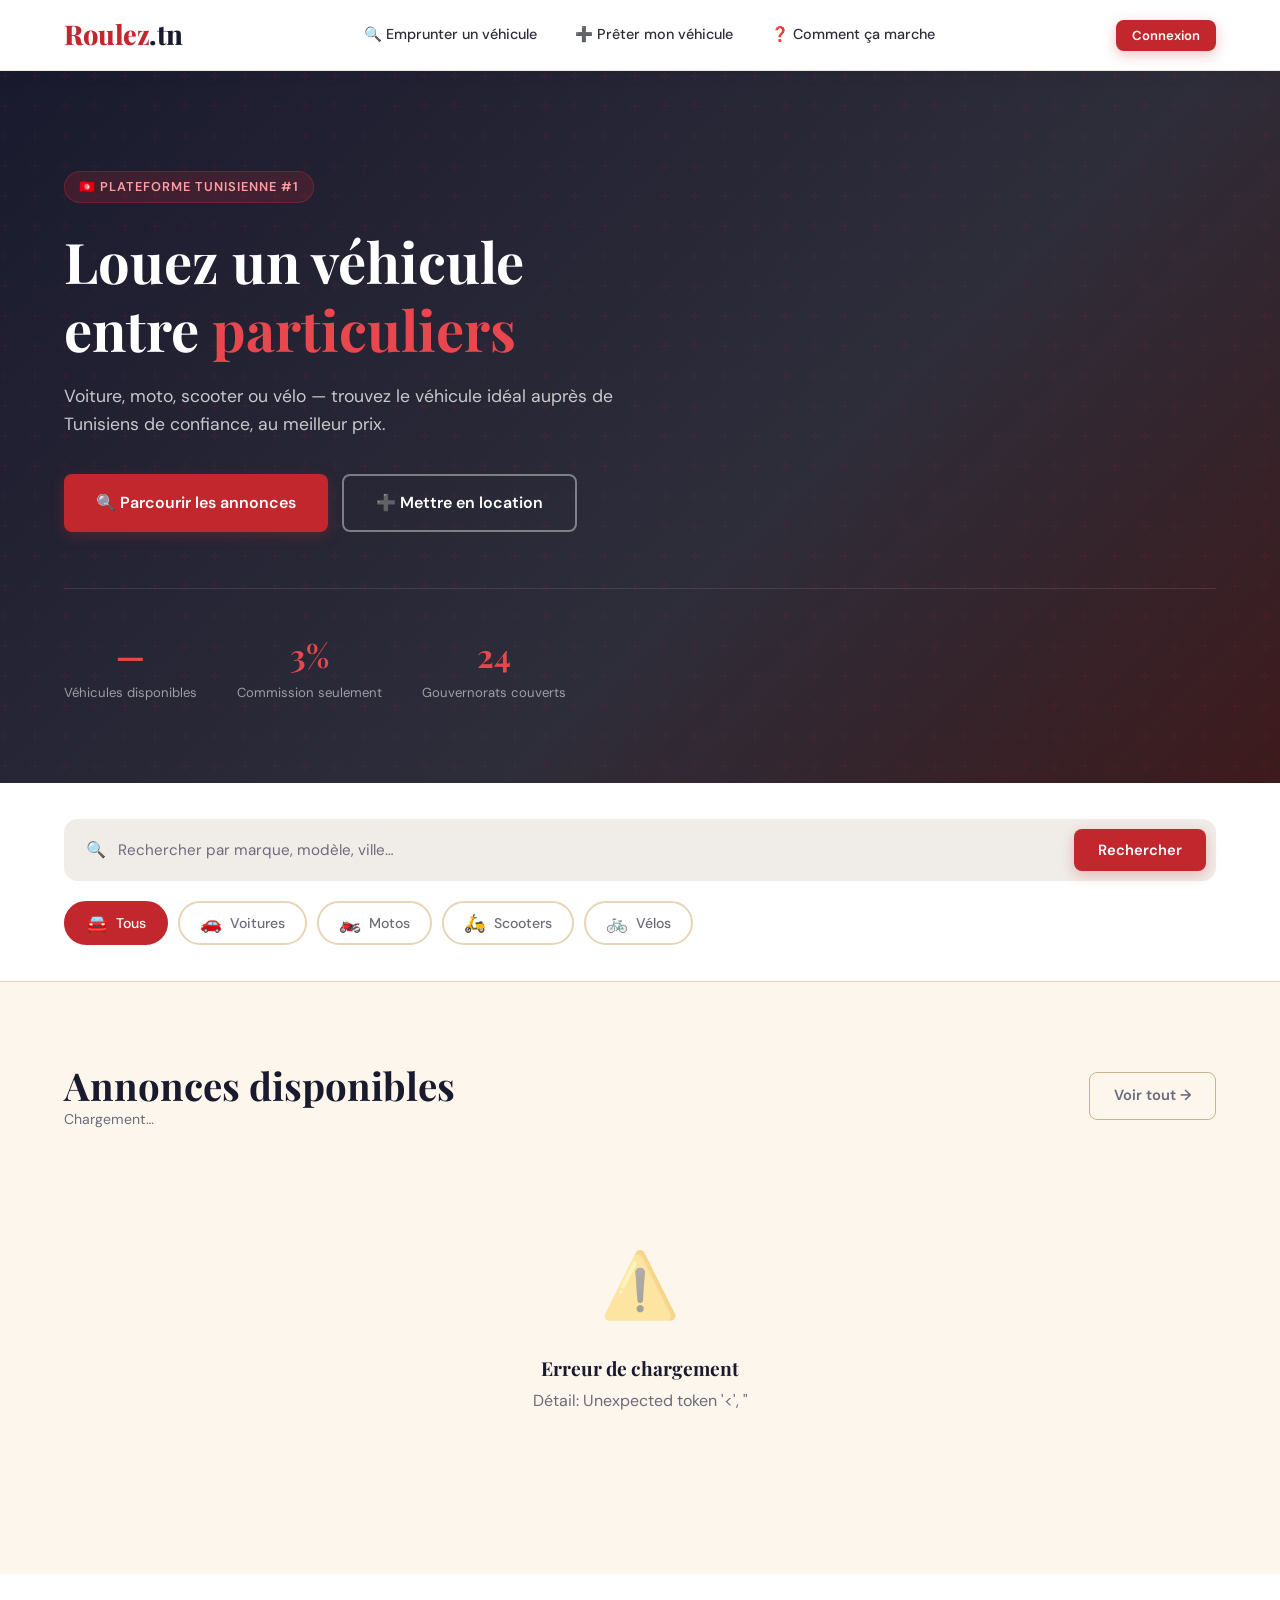
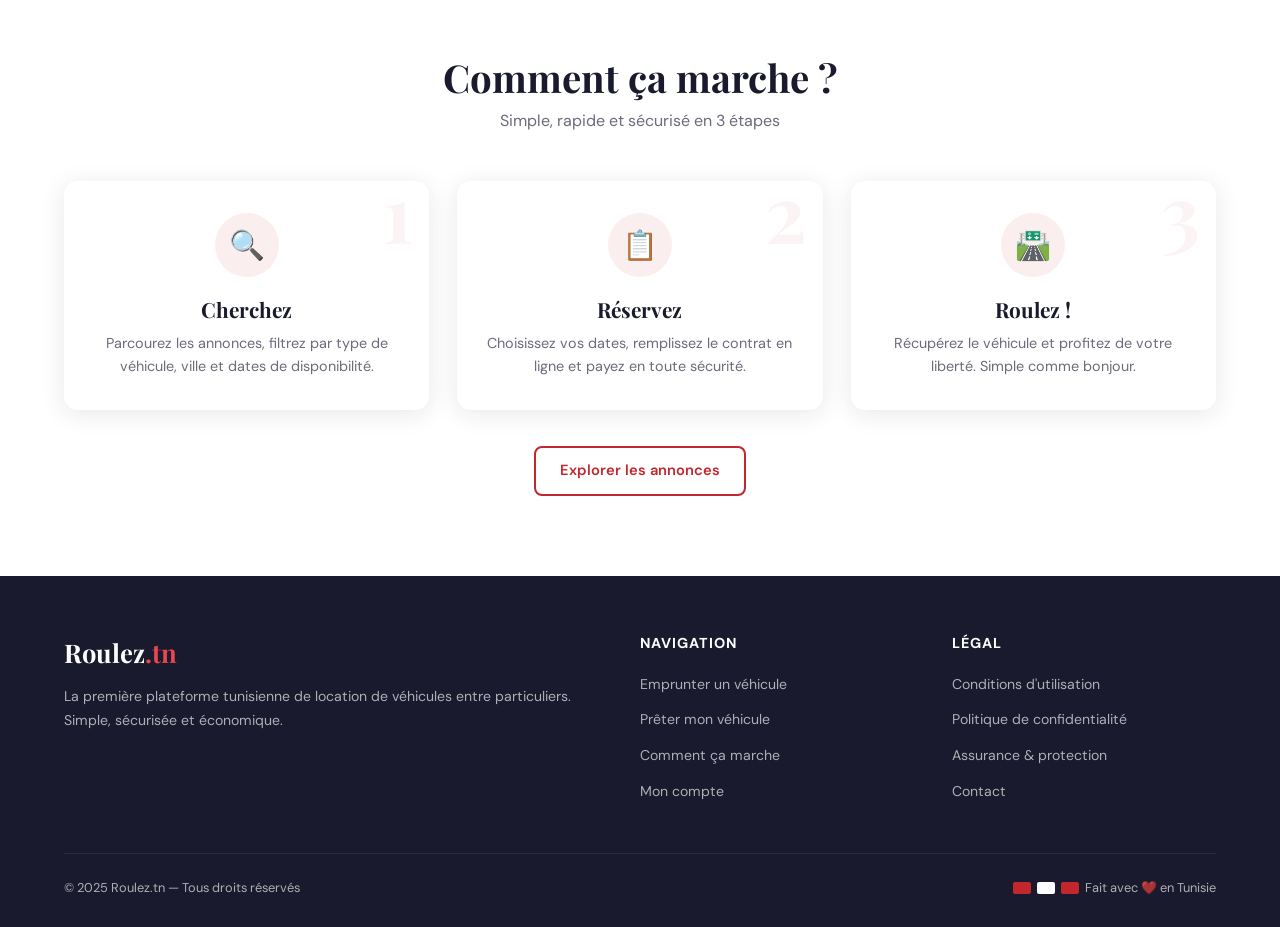
<file: index.html>
<!DOCTYPE html>
<html lang="fr">
<head>
  <meta charset="UTF-8">
  <meta name="viewport" content="width=device-width, initial-scale=1.0">
  <title>Roulez.tn — Location de Véhicules en Tunisie</title>
  <meta name="description" content="Louez voiture, moto, scooter ou vélo entre particuliers en Tunisie. Simple, sécurisé, économique.">
  <link rel="stylesheet" href="style.css">
</head>
<body>

<!-- ═══════════════════════ NAV ═══════════════════════ -->
<nav>
  <div class="nav-inner">
    <a href="index.html" class="nav-logo">Roulez<span>.tn</span></a>

    <div class="nav-links">
      <a href="browser.html">🔍 Emprunter un véhicule</a>
      <a href="lend.html">➕ Prêter mon véhicule</a>
      <a href="detail.html">❓ Comment ça marche</a>
    </div>

    <div class="nav-right">
      <span id="nav-user-name" style="display:none"></span>
      <button id="nav-login-btn" class="btn btn-primary btn-sm" onclick="openModal('auth-modal')">Connexion</button>
      <button id="nav-logout-btn" class="btn btn-ghost btn-sm" style="display:none" onclick="logout()">Déconnexion</button>
      <button class="nav-mobile-toggle">☰</button>
    </div>
  </div>
</nav>

<!-- ═══════════════════════ HERO ═══════════════════════ -->
<section class="hero">
  <div class="container">
    <div class="hero-content">
      <div class="hero-badge">🇹🇳 Plateforme Tunisienne #1</div>
      <h1>Louez un véhicule<br>entre <em>particuliers</em></h1>
      <p>Voiture, moto, scooter ou vélo — trouvez le véhicule idéal auprès de Tunisiens de confiance, au meilleur prix.</p>
      <div class="hero-actions">
        <a href="browser.html" class="btn btn-primary btn-lg">🔍 Parcourir les annonces</a>
        <a href="lend.html" class="btn btn-outline btn-lg" style="color:#fff;border-color:rgba(255,255,255,0.4)">➕ Mettre en location</a>
      </div>
      <div class="hero-stats">
        <div class="stat-item"><div class="stat-num" id="stat-machines">—</div><div class="stat-label">Véhicules disponibles</div></div>
        <div class="stat-item"><div class="stat-num">3%</div><div class="stat-label">Commission seulement</div></div>
        <div class="stat-item"><div class="stat-num">24</div><div class="stat-label">Gouvernorats couverts</div></div>
      </div>
    </div>
  </div>
</section>

<!-- ═══════════════════════ SEARCH ═══════════════════════ -->
<section class="search-section">
  <div class="container">
    <div class="search-box">
      <span class="search-icon">🔍</span>
      <input type="text" id="home-search" placeholder="Rechercher par marque, modèle, ville…" autocomplete="off">
      <button class="btn btn-primary" onclick="doSearch()">Rechercher</button>
    </div>
    <div class="cat-tabs" id="cat-tabs">
      <button class="cat-tab active" data-type="all" onclick="filterCat(this,'all')"><span class="cat-icon">🚘</span> Tous</button>
      <button class="cat-tab" data-type="car"        onclick="filterCat(this,'car')"><span class="cat-icon">🚗</span> Voitures</button>
      <button class="cat-tab" data-type="motorcycle" onclick="filterCat(this,'motorcycle')"><span class="cat-icon">🏍️</span> Motos</button>
      <button class="cat-tab" data-type="scooter"    onclick="filterCat(this,'scooter')"><span class="cat-icon">🛵</span> Scooters</button>
      <button class="cat-tab" data-type="bike"       onclick="filterCat(this,'bike')"><span class="cat-icon">🚲</span> Vélos</button>
    </div>
  </div>
</section>

<!-- ═══════════════════════ LISTINGS ═══════════════════════ -->
<section class="section-pad">
  <div class="container">
    <div class="results-bar">
      <div>
        <h2>Annonces disponibles</h2>
        <p class="results-count" id="results-count">Chargement…</p>
      </div>
      <a href="browser.html" class="btn btn-ghost">Voir tout →</a>
    </div>

    <div id="machines-grid" class="grid-3">
      <div class="loading-overlay" style="grid-column:1/-1">
        <div class="spinner"></div> Chargement des annonces…
      </div>
    </div>
  </div>
</section>

<!-- ═══════════════════════ HOW IT WORKS ═══════════════════════ -->
<section class="section-pad" style="background:var(--white)">
  <div class="container text-center">
    <h2 style="margin-bottom:8px">Comment ça marche ?</h2>
    <p style="color:var(--gray);margin-bottom:48px">Simple, rapide et sécurisé en 3 étapes</p>
    <div class="grid-3">
      <div class="step-card" data-step="1">
        <div class="step-icon">🔍</div>
        <h3>Cherchez</h3>
        <p>Parcourez les annonces, filtrez par type de véhicule, ville et dates de disponibilité.</p>
      </div>
      <div class="step-card" data-step="2">
        <div class="step-icon">📋</div>
        <h3>Réservez</h3>
        <p>Choisissez vos dates, remplissez le contrat en ligne et payez en toute sécurité.</p>
      </div>
      <div class="step-card" data-step="3">
        <div class="step-icon">🛣️</div>
        <h3>Roulez !</h3>
        <p>Récupérez le véhicule et profitez de votre liberté. Simple comme bonjour.</p>
      </div>
    </div>
    <div style="margin-top:36px">
      <a href="browser.html" class="btn btn-outline">Explorer les annonces</a>
    </div>
  </div>
</section>

<!-- ═══════════════════════ FOOTER ═══════════════════════ -->
<footer>
  <div class="container">
    <div class="footer-grid">
      <div>
        <div class="footer-logo">Roulez<em>.tn</em></div>
        <p class="footer-desc">La première plateforme tunisienne de location de véhicules entre particuliers. Simple, sécurisée et économique.</p>
      </div>
      <div>
        <div class="footer-heading">Navigation</div>
        <ul class="footer-links">
          <li><a href="browser.html">Emprunter un véhicule</a></li>
          <li><a href="lend.html">Prêter mon véhicule</a></li>
          <li><a href="detail.html">Comment ça marche</a></li>
          <li><a href="#" onclick="openModal('auth-modal')">Mon compte</a></li>
        </ul>
      </div>
      <div>
        <div class="footer-heading">Légal</div>
        <ul class="footer-links">
          <li><a href="#">Conditions d'utilisation</a></li>
          <li><a href="#">Politique de confidentialité</a></li>
          <li><a href="#">Assurance & protection</a></li>
          <li><a href="#">Contact</a></li>
        </ul>
      </div>
    </div>
    <div class="footer-bottom">
      <span>© 2025 Roulez.tn — Tous droits réservés</span>
      <span class="tunisia-flag">
        <span class="flag-bar flag-red"></span>
        <span class="flag-bar flag-white"></span>
        <span class="flag-bar flag-red"></span>
        Fait avec ❤️ en Tunisie
      </span>
    </div>
  </div>
</footer>

<!-- ═══════════════════════ AUTH MODAL ═══════════════════════ -->
<div id="auth-modal" class="modal-overlay">
  <div class="modal">
    <div class="modal-header">
      <h3>Mon Compte</h3>
      <button class="modal-close" onclick="closeModal('auth-modal')">✕</button>
    </div>
    <div class="modal-body">
      <div class="auth-tabs">
        <div class="auth-tab active" data-tab="login">Se connecter</div>
        <div class="auth-tab" data-tab="register">S'inscrire</div>
      </div>

      <!-- Login Panel -->
      <div id="login-panel" class="auth-panel">
        <form id="login-form" novalidate>
          <div class="form-group">
            <label class="form-label" for="login-email">Email <span class="required">*</span></label>
            <input type="email" id="login-email" name="email" class="form-control" placeholder="votre@email.com">
            <span class="form-error"></span>
          </div>
          <div class="form-group">
            <label class="form-label" for="login-password">Mot de passe <span class="required">*</span></label>
            <input type="password" id="login-password" name="password" class="form-control" placeholder="••••••••">
            <span class="form-error"></span>
          </div>
          <button type="submit" class="btn btn-primary btn-block">Se connecter</button>
        </form>
      </div>

      <!-- Register Panel -->
      <div id="register-panel" class="auth-panel hidden">
        <form id="register-form" novalidate>
          <div class="form-row">
            <div class="form-group">
              <label class="form-label" for="reg-name">Nom complet <span class="required">*</span></label>
              <input type="text" id="reg-name" name="full_name" class="form-control" placeholder="Ahmed Ben Salah">
              <span class="form-error"></span>
            </div>
            <div class="form-group">
              <label class="form-label" for="reg-cin">CIN <span class="required">*</span></label>
              <input type="text" id="reg-cin" name="cin" class="form-control" placeholder="08123456">
              <span class="form-error"></span>
            </div>
          </div>
          <div class="form-group">
            <label class="form-label" for="reg-email">Email <span class="required">*</span></label>
            <input type="email" id="reg-email" name="email" class="form-control" placeholder="votre@email.com">
            <span class="form-error"></span>
          </div>
          <div class="form-group">
            <label class="form-label" for="reg-phone">Téléphone <span class="required">*</span></label>
            <input type="tel" id="reg-phone" name="phone" class="form-control" placeholder="+216 XX XXX XXX">
            <span class="form-error"></span>
          </div>
          <div class="form-group">
            <label class="form-label" for="reg-password">Mot de passe <span class="required">*</span></label>
            <input type="password" id="reg-password" name="password" class="form-control" placeholder="Minimum 6 caractères">
            <span class="form-error"></span>
          </div>
          <button type="submit" class="btn btn-primary btn-block">S'inscrire gratuitement</button>
        </form>
      </div>
    </div>
  </div>
</div>

<script src="main.js"></script>
<script>
  let currentType = 'all';

  function filterCat(btn, type) {
    document.querySelectorAll('.cat-tab').forEach(t => t.classList.remove('active'));
    btn.classList.add('active');
    currentType = type;
    loadMachines();
  }

  function doSearch() {
    const q = document.getElementById('home-search').value.trim();
    if (q) window.location.href = `browser.html?q=${encodeURIComponent(q)}`;
    else   loadMachines();
  }

  document.getElementById('home-search').addEventListener('keydown', e => {
    if (e.key === 'Enter') doSearch();
  });

  function loadMachines() {
    const grid = document.getElementById('machines-grid');
    if (!grid) {
      console.error('Element machines-grid introuvable');
      return;
    }
    grid.innerHTML = '<div class="loading-overlay" style="grid-column:1/-1"><div class="spinner"></div> Chargement…</div>';

    const params = new URLSearchParams({ action: 'list' });
    if (currentType !== 'all') params.append('type', currentType);

    const url = 'machines.php?' + params.toString();
    console.log('Fetch URL:', url);

    fetch(url)
      .then(r => {
        console.log('Réponse reçue:', r.status);
        if (!r.ok) throw new Error(`Erreur HTTP ${r.status}`);
        return r.json();
      })
      .then(data => {
        console.log('Données reçues:', data);
        const machines = data.machines || [];
        const shown    = machines.slice(0, 6); // show 6 on homepage

        // Update stat counter
        document.getElementById('stat-machines').textContent = data.count || 0;
        document.getElementById('results-count').innerHTML = `<strong>${data.count || 0}</strong> annonce(s) trouvée(s)`;

        if (shown.length === 0) {
          grid.innerHTML = `<div class="empty-state" style="grid-column:1/-1">
            <div class="empty-icon">🔍</div>
            <h3>Aucun véhicule trouvé</h3>
            <p>Essayez une autre catégorie ou <a href="lend.html" style="color:var(--red)">soyez le premier à en ajouter un!</a></p>
          </div>`;
          return;
        }

        grid.innerHTML = shown.map(renderMachineCard).join('');
      })
      .catch(err => {
        console.error('Erreur lors du fetch:', err);
        grid.innerHTML = `<div class="empty-state" style="grid-column:1/-1">
          <div class="empty-icon">⚠️</div>
          <h3>Erreur de chargement</h3>
          <p>Détail: ${err.message || 'Vérifiez que le serveur PHP est actif (XAMPP/WAMP).'}</p>
        </div>`;
      });
  }

  // Appel au chargement initial
  document.addEventListener('DOMContentLoaded', function() {
    loadMachines();
  });

  // Fallback si DOMContentLoaded n'a pas été appelé
  if (document.readyState === 'loading') {
    document.addEventListener('DOMContentLoaded', loadMachines);
  } else {
    loadMachines();
  }
</script>
</body>
</html>
</file>
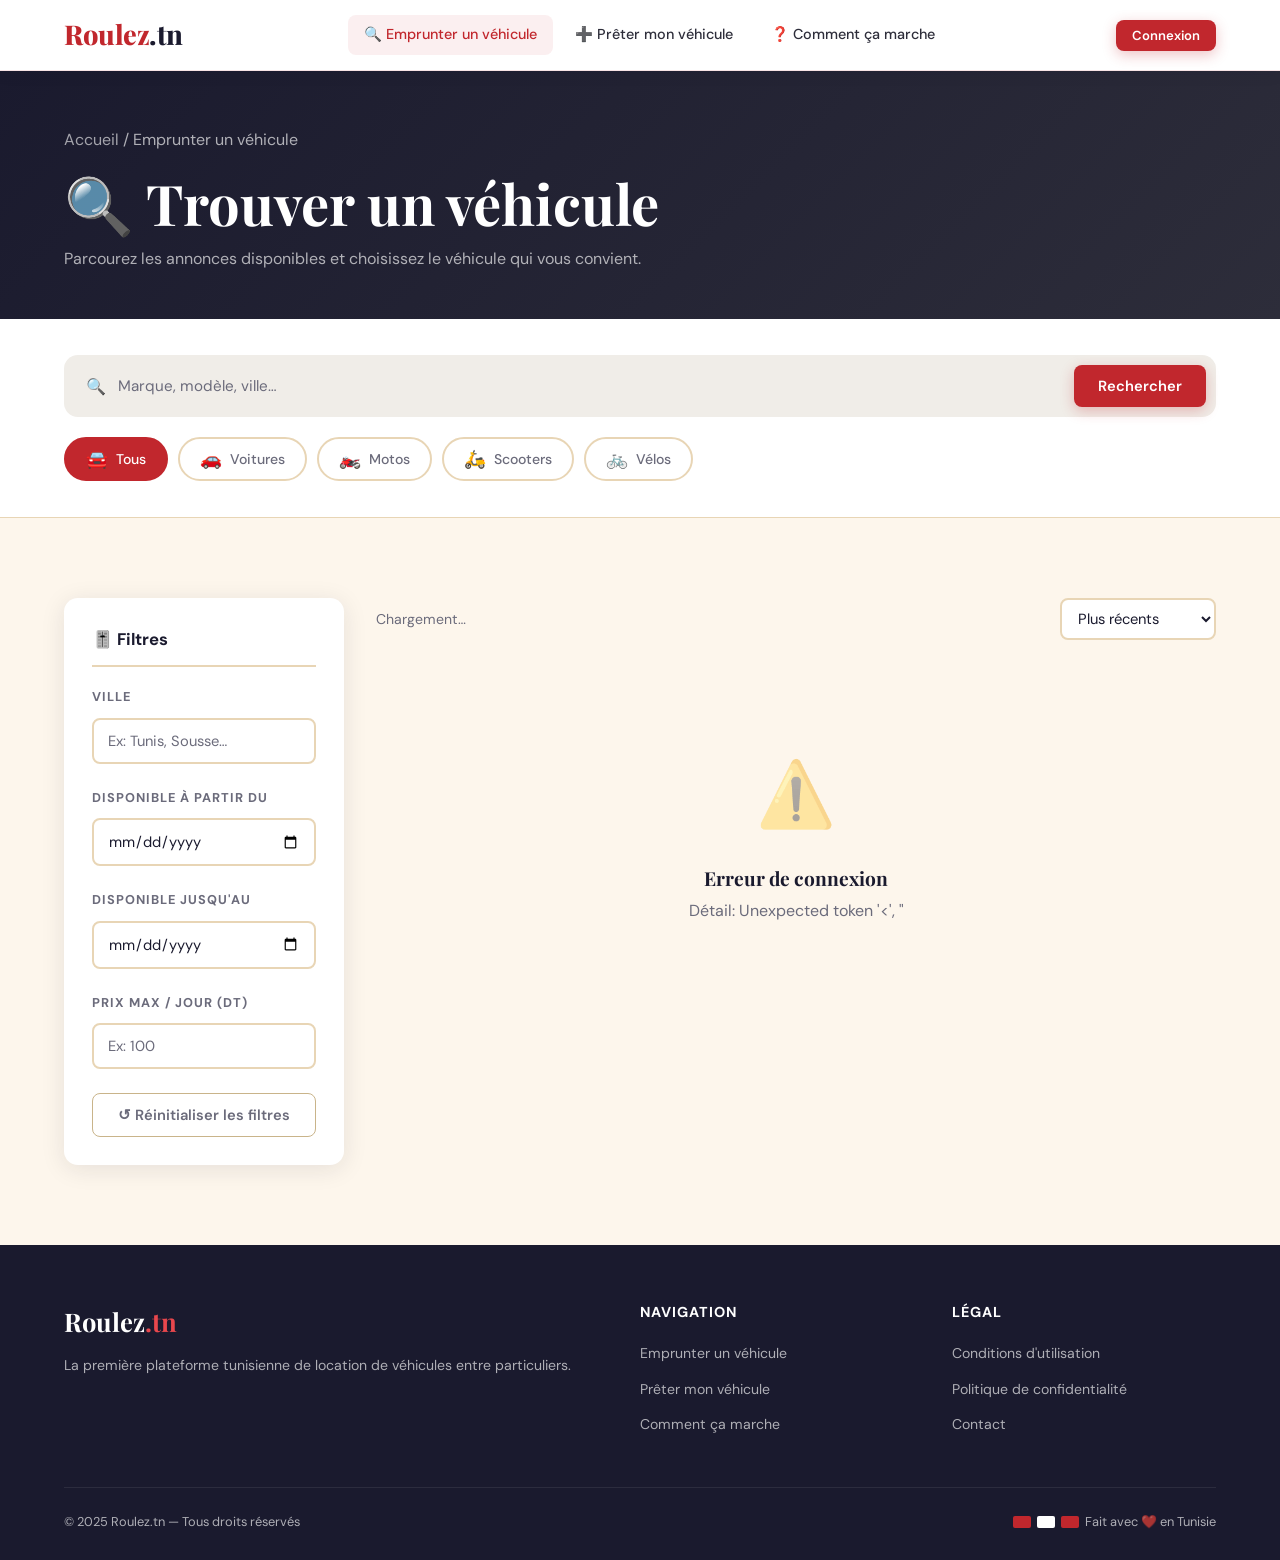
<file: browser.html>
<!DOCTYPE html>
<html lang="fr">
<head>
  <meta charset="UTF-8">
  <meta name="viewport" content="width=device-width, initial-scale=1.0">
  <title>Emprunter un véhicule — Roulez.tn</title>
  <link rel="stylesheet" href="style.css">
  <style>
    .filter-sidebar {
      background: var(--white); border-radius: var(--radius);
      box-shadow: var(--shadow); padding: 28px; height: fit-content;
      position: sticky; top: 90px;
    }
    .filter-title { font-weight: 700; font-size: 1.05rem; margin-bottom: 20px; padding-bottom: 12px; border-bottom: 2px solid var(--sand); }
    .filter-section { margin-bottom: 24px; }
    .filter-section-label { font-size: 0.8rem; font-weight: 700; color: var(--gray); text-transform: uppercase; letter-spacing: 1px; margin-bottom: 10px; }
    .browse-layout { display: grid; grid-template-columns: 280px 1fr; gap: 32px; align-items: start; }
    @media(max-width:900px){ .browse-layout { grid-template-columns: 1fr; } .filter-sidebar { position: static; } }
  </style>
</head>
<body>

<!-- ═══════════════════════ NAV ═══════════════════════ -->
<nav>
  <div class="nav-inner">
    <a href="index.html" class="nav-logo">Roulez<span>.tn</span></a>
    <div class="nav-links">
      <a href="browser.html">🔍 Emprunter un véhicule</a>
      <a href="lend.html">➕ Prêter mon véhicule</a>
      <a href="detail.html">❓ Comment ça marche</a>
    </div>
    <div class="nav-right">
      <span id="nav-user-name" style="display:none"></span>
      <button id="nav-login-btn" class="btn btn-primary btn-sm" onclick="openModal('auth-modal')">Connexion</button>
      <button id="nav-logout-btn" class="btn btn-ghost btn-sm" style="display:none" onclick="logout()">Déconnexion</button>
      <button class="nav-mobile-toggle">☰</button>
    </div>
  </div>
</nav>

<!-- ═══════════════════════ PAGE HEADER ═══════════════════════ -->
<div class="page-header">
  <div class="container">
    <p class="breadcrumb"><a href="index.html">Accueil</a> / Emprunter un véhicule</p>
    <h1>🔍 Trouver un véhicule</h1>
    <p>Parcourez les annonces disponibles et choisissez le véhicule qui vous convient.</p>
  </div>
</div>

<!-- ═══════════════════════ SEARCH BAR ═══════════════════════ -->
<section class="search-section">
  <div class="container">
    <div class="search-box">
      <span class="search-icon">🔍</span>
      <input type="text" id="search-input" placeholder="Marque, modèle, ville…" autocomplete="off">
      <button class="btn btn-primary" onclick="applyFilters()">Rechercher</button>
    </div>
    <div class="cat-tabs">
      <button class="cat-tab active" data-type="all"        onclick="filterCat(this,'all')"><span class="cat-icon">🚘</span> Tous</button>
      <button class="cat-tab" data-type="car"               onclick="filterCat(this,'car')"><span class="cat-icon">🚗</span> Voitures</button>
      <button class="cat-tab" data-type="motorcycle"        onclick="filterCat(this,'motorcycle')"><span class="cat-icon">🏍️</span> Motos</button>
      <button class="cat-tab" data-type="scooter"           onclick="filterCat(this,'scooter')"><span class="cat-icon">🛵</span> Scooters</button>
      <button class="cat-tab" data-type="bike"              onclick="filterCat(this,'bike')"><span class="cat-icon">🚲</span> Vélos</button>
    </div>
  </div>
</section>

<!-- ═══════════════════════ BROWSE LAYOUT ═══════════════════════ -->
<section class="section-pad">
  <div class="container">
    <div class="browse-layout">

      <!-- Sidebar Filters (hidden for borrowers) -->
      <aside class="filter-sidebar">
        <div class="filter-title">🎚️ Filtres</div>

        <div class="filter-section">
          <div class="filter-section-label">Ville</div>
          <input type="text" id="filter-city" class="form-control" placeholder="Ex: Tunis, Sousse…" oninput="applyFilters()">
        </div>

        <div class="filter-section">
          <div class="filter-section-label">Disponible à partir du</div>
          <input type="date" id="filter-from" class="form-control" onchange="applyFilters()">
        </div>

        <div class="filter-section">
          <div class="filter-section-label">Disponible jusqu'au</div>
          <input type="date" id="filter-to" class="form-control" onchange="applyFilters()">
        </div>

        <div class="filter-section">
          <div class="filter-section-label">Prix max / jour (DT)</div>
          <input type="number" id="filter-maxprice" class="form-control" placeholder="Ex: 100" min="0" oninput="applyFilters()">
        </div>

        <button class="btn btn-ghost btn-block" onclick="resetFilters()">↺ Réinitialiser les filtres</button>
      </aside>

      <!-- Results -->
      <main>
        <div class="results-bar">
          <p class="results-count" id="results-count">Chargement…</p>
          <select id="sort-select" class="form-control" style="width:auto;padding:8px 12px" onchange="applyFilters()">
            <option value="recent">Plus récents</option>
            <option value="price_asc">Prix croissant</option>
            <option value="price_desc">Prix décroissant</option>
          </select>
        </div>
        <div id="machines-grid" class="grid-3" style="grid-template-columns:repeat(auto-fill,minmax(260px,1fr))">
          <div class="loading-overlay" style="grid-column:1/-1">
            <div class="spinner"></div> Chargement des annonces…
          </div>
        </div>
      </main>
    </div>
  </div>
</section>

<!-- ═══════════════════════ FOOTER ═══════════════════════ -->
<footer>
  <div class="container">
    <div class="footer-grid">
      <div>
        <div class="footer-logo">Roulez<em>.tn</em></div>
        <p class="footer-desc">La première plateforme tunisienne de location de véhicules entre particuliers.</p>
      </div>
      <div>
        <div class="footer-heading">Navigation</div>
        <ul class="footer-links">
          <li><a href="browser.html">Emprunter un véhicule</a></li>
          <li><a href="lend.html">Prêter mon véhicule</a></li>
          <li><a href="detail.html">Comment ça marche</a></li>
        </ul>
      </div>
      <div>
        <div class="footer-heading">Légal</div>
        <ul class="footer-links">
          <li><a href="#">Conditions d'utilisation</a></li>
          <li><a href="#">Politique de confidentialité</a></li>
          <li><a href="#">Contact</a></li>
        </ul>
      </div>
    </div>
    <div class="footer-bottom">
      <span>© 2025 Roulez.tn — Tous droits réservés</span>
      <span class="tunisia-flag">
        <span class="flag-bar flag-red"></span>
        <span class="flag-bar flag-white"></span>
        <span class="flag-bar flag-red"></span>
        Fait avec ❤️ en Tunisie
      </span>
    </div>
  </div>
</footer>

<!-- ═══════════════════════ AUTH MODAL ═══════════════════════ -->
<div id="auth-modal" class="modal-overlay">
  <div class="modal">
    <div class="modal-header">
      <h3>Mon Compte</h3>
      <button class="modal-close" onclick="closeModal('auth-modal')">✕</button>
    </div>
    <div class="modal-body">
      <div class="auth-tabs">
        <div class="auth-tab active" data-tab="login">Se connecter</div>
        <div class="auth-tab" data-tab="register">S'inscrire</div>
      </div>
      <div id="login-panel" class="auth-panel">
        <form id="login-form" novalidate>
          <div class="form-group">
            <label class="form-label" for="login-email">Email <span class="required">*</span></label>
            <input type="email" id="login-email" name="email" class="form-control" placeholder="votre@email.com">
            <span class="form-error"></span>
          </div>
          <div class="form-group">
            <label class="form-label" for="login-password">Mot de passe <span class="required">*</span></label>
            <input type="password" id="login-password" name="password" class="form-control" placeholder="••••••••">
            <span class="form-error"></span>
          </div>
          <button type="submit" class="btn btn-primary btn-block">Se connecter</button>
        </form>
      </div>
      <div id="register-panel" class="auth-panel hidden">
        <form id="register-form" novalidate>
          <div class="form-row">
            <div class="form-group">
              <label class="form-label" for="reg-name">Nom complet <span class="required">*</span></label>
              <input type="text" id="reg-name" name="full_name" class="form-control" placeholder="Ahmed Ben Salah">
              <span class="form-error"></span>
            </div>
            <div class="form-group">
              <label class="form-label" for="reg-cin">CIN <span class="required">*</span></label>
              <input type="text" id="reg-cin" name="cin" class="form-control" placeholder="08123456">
              <span class="form-error"></span>
            </div>
          </div>
          <div class="form-group">
            <label class="form-label" for="reg-email">Email <span class="required">*</span></label>
            <input type="email" id="reg-email" name="email" class="form-control" placeholder="votre@email.com">
            <span class="form-error"></span>
          </div>
          <div class="form-group">
            <label class="form-label" for="reg-phone">Téléphone <span class="required">*</span></label>
            <input type="tel" id="reg-phone" name="phone" class="form-control" placeholder="+216 XX XXX XXX">
            <span class="form-error"></span>
          </div>
          <div class="form-group">
            <label class="form-label" for="reg-password">Mot de passe <span class="required">*</span></label>
            <input type="password" id="reg-password" name="password" class="form-control" placeholder="Minimum 6 caractères">
            <span class="form-error"></span>
          </div>
          <button type="submit" class="btn btn-primary btn-block">S'inscrire gratuitement</button>
        </form>
      </div>
    </div>
  </div>
</div>

<script src="main.js"></script>
<script>
  let allMachines = [];
  let activeType  = 'all';

  // Read URL params
  const urlParams = new URLSearchParams(window.location.search);
  const urlQ = urlParams.get('q') || '';
  if (urlQ) document.getElementById('search-input').value = urlQ;

  function filterCat(btn, type) {
    document.querySelectorAll('.cat-tab').forEach(t => t.classList.remove('active'));
    btn.classList.add('active');
    activeType = type;
    renderFiltered();
  }

  function applyFilters() { renderFiltered(); }

  function resetFilters() {
    document.getElementById('search-input').value  = '';
    document.getElementById('filter-city').value   = '';
    document.getElementById('filter-from').value   = '';
    document.getElementById('filter-to').value     = '';
    document.getElementById('filter-maxprice').value = '';
    document.querySelectorAll('.cat-tab').forEach(t => t.classList.remove('active'));
    document.querySelector('.cat-tab[data-type="all"]').classList.add('active');
    activeType = 'all';
    renderFiltered();
  }

  function renderFiltered() {
    const q        = document.getElementById('search-input').value.toLowerCase();
    const city     = document.getElementById('filter-city').value.toLowerCase();
    const from     = document.getElementById('filter-from').value;
    const to       = document.getElementById('filter-to').value;
    const maxPrice = parseFloat(document.getElementById('filter-maxprice').value) || Infinity;
    const sort     = document.getElementById('sort-select').value;

    let filtered = allMachines.filter(m => {
      if (activeType !== 'all' && m.type !== activeType) return false;
      if (q && !`${m.brand} ${m.model} ${m.city} ${m.description}`.toLowerCase().includes(q)) return false;
      if (city && !m.city.toLowerCase().includes(city)) return false;
      if (from && m.available_from > from) return false;
      if (to   && m.available_to   < to)   return false;
      if (parseFloat(m.price_per_day) > maxPrice) return false;
      return true;
    });

    if (sort === 'price_asc')  filtered.sort((a,b) => a.price_per_day - b.price_per_day);
    if (sort === 'price_desc') filtered.sort((a,b) => b.price_per_day - a.price_per_day);

    const grid = document.getElementById('machines-grid');
    document.getElementById('results-count').innerHTML = `<strong>${filtered.length}</strong> annonce(s) trouvée(s)`;

    if (filtered.length === 0) {
      grid.innerHTML = `<div class="empty-state" style="grid-column:1/-1">
        <div class="empty-icon">🔍</div>
        <h3>Aucun résultat</h3>
        <p>Essayez d'élargir vos critères de recherche.</p>
      </div>`;
      return;
    }
    grid.innerHTML = filtered.map(renderMachineCard).join('');
  }

  // Load all machines via AJAX
  function initMachines() {
    const url = 'machines.php?action=list';
    console.log('Chargement des machines depuis:', url);
    
    fetch(url)
      .then(r => {
        console.log('Réponse reçue:', r.status);
        if (!r.ok) throw new Error(`Erreur HTTP ${r.status}`);
        return r.json();
      })
      .then(data => {
        console.log('Données reçues:', data);
        allMachines = data.machines || [];
        renderFiltered();
      })
      .catch(err => {
        console.error('Erreur lors du chargement:', err);
        document.getElementById('machines-grid').innerHTML = `<div class="empty-state" style="grid-column:1/-1">
          <div class="empty-icon">⚠️</div>
          <h3>Erreur de connexion</h3>
          <p>Détail: ${err.message || 'Assurez-vous que votre serveur PHP (XAMPP/WAMP) est bien actif.'}</p>
        </div>`;
      });
  }
  
  // Appel au chargement initial
  if (document.readyState === 'loading') {
    document.addEventListener('DOMContentLoaded', initMachines);
  } else {
    initMachines();
  }
</script>
</body>
</file>
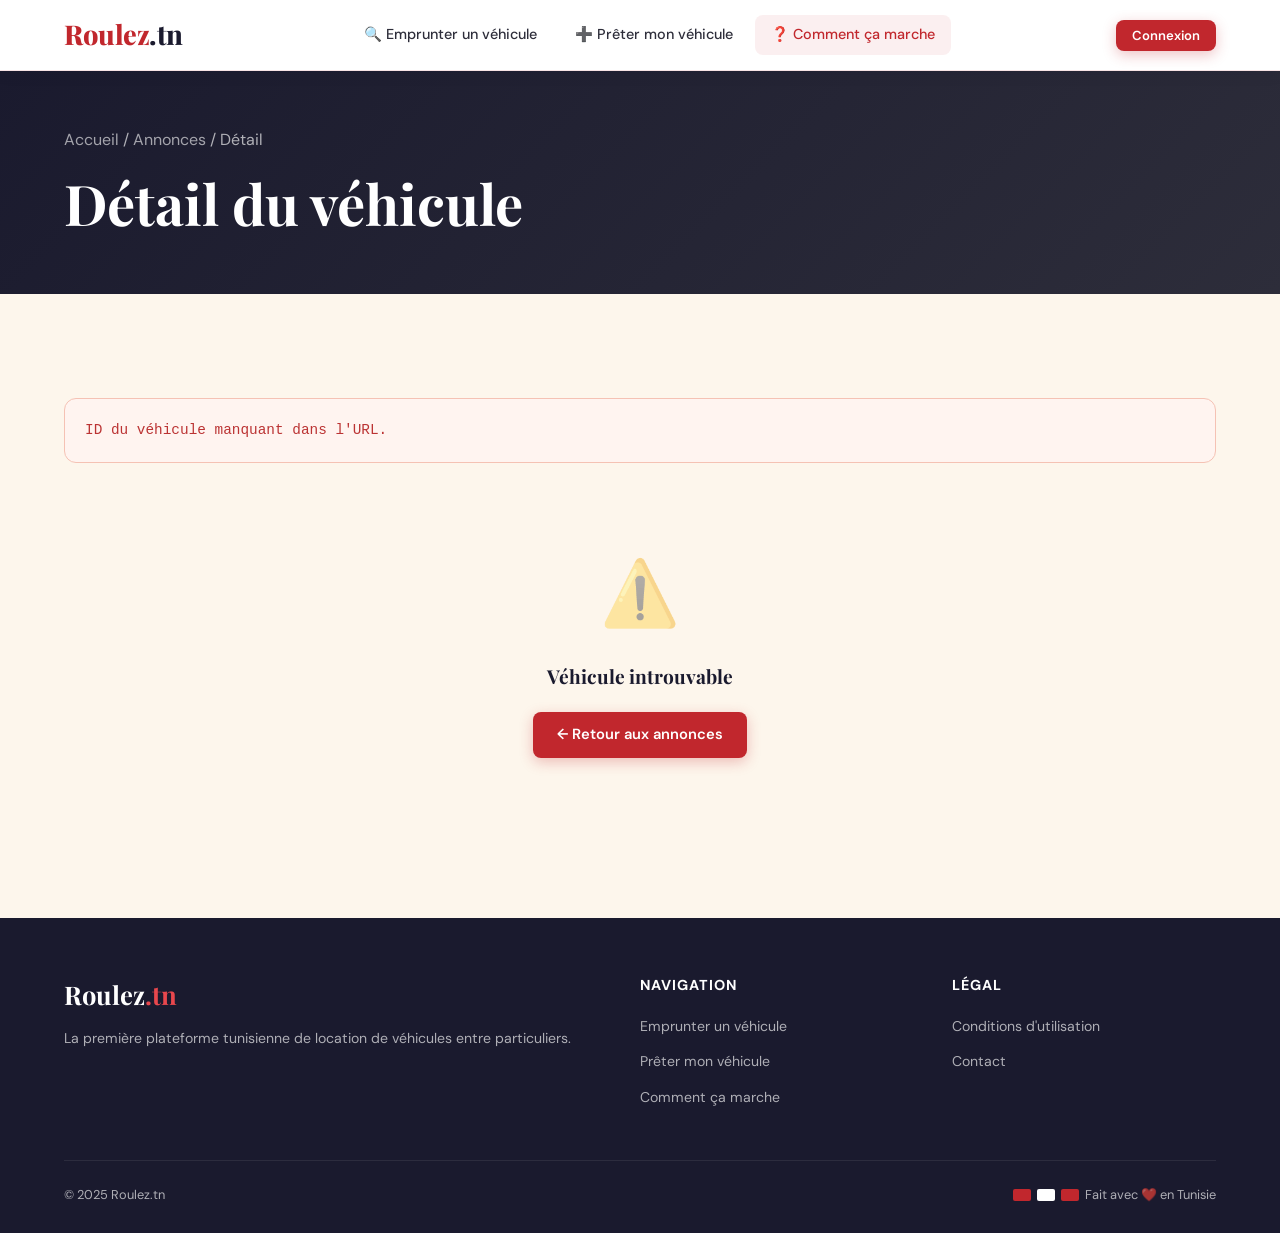
<file: detail.html>
<!DOCTYPE html>
<html lang="fr">
<head>
  <meta charset="UTF-8">
  <meta name="viewport" content="width=device-width, initial-scale=1.0">
  <title>Détail du véhicule — Roulez.tn</title>
  <link rel="stylesheet" href="style.css">
  <style>
    .detail-layout { display: grid; grid-template-columns: 1fr 400px; gap: 40px; align-items: start; }
    .booking-card { background: var(--white); border-radius: var(--radius); box-shadow: var(--shadow-lg); padding: 28px; position: sticky; top: 90px; }
    .price-hero { text-align: center; padding: 20px 0; border-bottom: 1px solid var(--sand); margin-bottom: 20px; }
    .price-hero .price { font-family: 'Playfair Display',serif; font-size: 2.4rem; color: var(--red); font-weight: 700; }
    .price-hero .per { font-size: 0.85rem; color: var(--gray); }
    .section-divider { font-weight: 700; font-size: 1rem; margin: 24px 0 14px; padding-bottom: 8px; border-bottom: 2px solid var(--sand); }
    @media(max-width:900px){ .detail-layout { grid-template-columns: 1fr; } .booking-card { position: static; } }
  </style>
</head>
<body>

<!-- ═══════════════════════ NAV ═══════════════════════ -->
<nav>
  <div class="nav-inner">
    <a href="index.html" class="nav-logo">Roulez<span>.tn</span></a>
    <div class="nav-links">
      <a href="browser.html">🔍 Emprunter un véhicule</a>
      <a href="lend.html">➕ Prêter mon véhicule</a>
      <a href="detail.html">❓ Comment ça marche</a>
    </div>
    <div class="nav-right">
      <span id="nav-user-name" style="display:none"></span>
      <button id="nav-login-btn" class="btn btn-primary btn-sm" onclick="openModal('auth-modal')">Connexion</button>
      <button id="nav-logout-btn" class="btn btn-ghost btn-sm" style="display:none" onclick="logout()">Déconnexion</button>
      <button class="nav-mobile-toggle">☰</button>
    </div>
  </div>
</nav>

<!-- ═══════════════════════ PAGE HEADER ═══════════════════════ -->
<div class="page-header">
  <div class="container">
    <p class="breadcrumb"><a href="index.html">Accueil</a> / <a href="browser.html">Annonces</a> / <span id="breadcrumb-title">Détail</span></p>
    <h1 id="page-title">Détail du véhicule</h1>
  </div>
</div>

<!-- ═══════════════════════ MAIN ═══════════════════════ -->
<section class="section-pad">
  <div class="container">
    <div id="loading-state" class="loading-overlay">
      <div class="spinner"></div> Chargement du véhicule…
    </div>
    <div id="detail-layout" class="detail-layout" style="display:none">

      <!-- Left: Machine Info -->
      <div>
        <div class="detail-img" id="detail-img">
          <div class="placeholder-icon" id="detail-img-placeholder"></div>
        </div>

        <div style="margin-top:28px">
          <h2 class="section-divider">Description</h2>
          <p id="detail-description" style="color:var(--gray);line-height:1.8"></p>

          <h2 class="section-divider">Caractéristiques</h2>
          <div class="spec-grid">
            <div class="spec-item"><div class="spec-label">Type</div><div class="spec-value" id="spec-type">—</div></div>
            <div class="spec-item"><div class="spec-label">Marque</div><div class="spec-value" id="spec-brand">—</div></div>
            <div class="spec-item"><div class="spec-label">Modèle</div><div class="spec-value" id="spec-model">—</div></div>
            <div class="spec-item"><div class="spec-label">Année</div><div class="spec-value" id="spec-year">—</div></div>
            <div class="spec-item"><div class="spec-label">Ville</div><div class="spec-value" id="spec-city">—</div></div>
            <div class="spec-item"><div class="spec-label">Prix/jour</div><div class="spec-value" id="spec-price">—</div></div>
            <div class="spec-item"><div class="spec-label">Disponible du</div><div class="spec-value" id="spec-from">—</div></div>
            <div class="spec-item"><div class="spec-label">Disponible jusqu'au</div><div class="spec-value" id="spec-to">—</div></div>
          </div>

          <h2 class="section-divider">Propriétaire</h2>
          <div style="display:flex;align-items:center;gap:16px">
            <div style="width:52px;height:52px;background:var(--red);border-radius:50%;display:flex;align-items:center;justify-content:center;color:#fff;font-weight:700;font-size:1.2rem" id="owner-avatar">?</div>
            <div>
              <div style="font-weight:700" id="owner-name">—</div>
              <div style="font-size:0.85rem;color:var(--gray)" id="owner-phone">—</div>
              <div style="font-size:0.85rem;color:var(--gray)" id="owner-email">—</div>
            </div>
          </div>
        </div>
      </div>

      <!-- Right: Booking Form -->
      <div class="booking-card">
        <div class="price-hero">
          <div class="price" id="booking-price">— DT</div>
          <div class="per">par jour</div>
        </div>

        <!-- Step 1: Dates -->
        <div id="step-dates">
          <h3 style="margin-bottom:16px">📅 Choisissez vos dates</h3>
          <div class="form-group">
            <label class="form-label">Date de début <span class="required">*</span></label>
            <input type="date" id="book-start" class="form-control" onchange="calcPrice()">
            <span class="form-error"></span>
          </div>
          <div class="form-group">
            <label class="form-label">Date de fin <span class="required">*</span></label>
            <input type="date" id="book-end" class="form-control" onchange="calcPrice()">
            <span class="form-error"></span>
          </div>

          <!-- Dynamic Summary -->
          <div id="booking-summary" class="booking-summary" style="display:none">
            <div class="summary-row"><span>Prix/jour</span><span id="sum-ppd">—</span></div>
            <div class="summary-row"><span>Nombre de jours</span><span id="sum-days">—</span></div>
            <div class="summary-row"><span>Sous-total</span><span id="sum-sub">—</span></div>
            <div class="summary-row fee"><span>Commission Roulez.tn (3%)</span><span id="sum-fee">—</span></div>
            <div class="summary-row total"><span>Total</span><span id="sum-total">—</span></div>
          </div>

          <button class="btn btn-primary btn-block" onclick="goToPayment()">Continuer vers le paiement →</button>
          <p style="font-size:0.75rem;color:var(--gray);text-align:center;margin-top:10px">Vous ne serez débité qu'après confirmation.</p>
        </div>

        <!-- Step 2: Payment -->
        <div id="step-payment" style="display:none">
          <h3 style="margin-bottom:16px">💳 Informations de paiement</h3>

          <!-- Visual Card -->
          <div class="card-input-visual">
            <div style="font-size:0.7rem;opacity:0.6;letter-spacing:2px">CARTE BANCAIRE</div>
            <div class="card-num-display" id="card-num-display">#### #### #### ####</div>
            <div class="card-meta">
              <div><div style="font-size:0.6rem;margin-bottom:2px">TITULAIRE</div><span id="card-name-display">VOTRE NOM</span></div>
              <div><div style="font-size:0.6rem;margin-bottom:2px">EXPIRE</div><span id="card-exp-display">MM/AA</span></div>
            </div>
          </div>

          <div class="form-group">
            <label class="form-label">Nom sur la carte <span class="required">*</span></label>
            <input type="text" id="card-name" class="form-control" placeholder="Ahmed Ben Salah">
            <span class="form-error"></span>
          </div>
          <div class="form-group">
            <label class="form-label">Numéro de carte <span class="required">*</span></label>
            <input type="text" id="card-number" class="form-control" placeholder="1234 5678 9012 3456" maxlength="19">
            <span class="form-error"></span>
          </div>
          <div class="form-row">
            <div class="form-group">
              <label class="form-label">Expiration <span class="required">*</span></label>
              <input type="text" id="card-expiry" class="form-control" placeholder="MM/AA" maxlength="5">
              <span class="form-error"></span>
            </div>
            <div class="form-group">
              <label class="form-label">CVV <span class="required">*</span></label>
              <input type="text" id="card-cvv" class="form-control" placeholder="123" maxlength="4">
              <span class="form-error"></span>
            </div>
          </div>

          <!-- Contract terms -->
          <div style="background:var(--cream);border:1px solid var(--sand);border-radius:var(--radius-sm);padding:14px;font-size:0.78rem;color:var(--gray);margin-bottom:16px">
            <strong style="color:var(--charcoal)">📋 Contrat de location</strong><br>
            En confirmant, vous acceptez les conditions générales de Roulez.tn et vous engagez à restituer le véhicule dans son état initial. La commission de 3% est non remboursable.
          </div>

          <div class="form-group">
            <label style="display:flex;align-items:center;gap:8px;cursor:pointer">
              <input type="checkbox" id="accept-terms"> 
              <span style="font-size:0.85rem">J'accepte les conditions du contrat <span class="required">*</span></span>
            </label>
            <span class="form-error" id="terms-error"></span>
          </div>

          <button class="btn btn-primary btn-block" id="confirm-btn" onclick="confirmBooking()">✅ Confirmer et payer</button>
          <button class="btn btn-ghost btn-block" style="margin-top:8px" onclick="backToDates()">← Retour</button>
        </div>
      </div>
    </div>

    <div id="detail-debug" style="display:none; background: #fff4f0; color: #b33; border: 1px solid #f5c2b4; border-radius: 12px; padding: 20px; margin-top: 24px; font-family: monospace; font-size: 0.9rem; word-break: break-word; white-space: pre-wrap;"></div>

    <div id="error-state" class="empty-state" style="display:none">
      <div class="empty-icon">⚠️</div>
      <h3>Véhicule introuvable</h3>
      <p><a href="browser.html" class="btn btn-primary" style="margin-top:16px">← Retour aux annonces</a></p>
    </div>
  </div>
</section>

<!-- ═══════════════════════ FOOTER ═══════════════════════ -->
<footer>
  <div class="container">
    <div class="footer-grid">
      <div>
        <div class="footer-logo">Roulez<em>.tn</em></div>
        <p class="footer-desc">La première plateforme tunisienne de location de véhicules entre particuliers.</p>
      </div>
      <div>
        <div class="footer-heading">Navigation</div>
        <ul class="footer-links">
          <li><a href="browser.html">Emprunter un véhicule</a></li>
          <li><a href="lend.html">Prêter mon véhicule</a></li>
          <li><a href="detail.html">Comment ça marche</a></li>
        </ul>
      </div>
      <div>
        <div class="footer-heading">Légal</div>
        <ul class="footer-links">
          <li><a href="#">Conditions d'utilisation</a></li>
          <li><a href="#">Contact</a></li>
        </ul>
      </div>
    </div>
    <div class="footer-bottom">
      <span>© 2025 Roulez.tn</span>
      <span class="tunisia-flag">
        <span class="flag-bar flag-red"></span><span class="flag-bar flag-white"></span><span class="flag-bar flag-red"></span>
        Fait avec ❤️ en Tunisie
      </span>
    </div>
  </div>
</footer>

<!-- SUCCESS MODAL -->
<div id="success-modal" class="modal-overlay">
  <div class="modal">
    <div class="modal-body" style="text-align:center;padding:40px">
      <div style="font-size:4rem;margin-bottom:16px">🎉</div>
      <h2 style="color:var(--red);margin-bottom:12px">Réservation Confirmée!</h2>
      <p style="color:var(--gray);margin-bottom:24px" id="success-details"></p>
      <div style="background:var(--cream);border-radius:var(--radius-sm);padding:16px;margin-bottom:24px" id="success-summary"></div>
      <a href="browser.html" class="btn btn-primary">Explorer d'autres véhicules</a>
    </div>
  </div>
</div>

<!-- AUTH MODAL -->
<div id="auth-modal" class="modal-overlay">
  <div class="modal">
    <div class="modal-header">
      <h3>Connexion requise</h3>
      <button class="modal-close" onclick="closeModal('auth-modal')">✕</button>
    </div>
    <div class="modal-body">
      <div class="auth-tabs">
        <div class="auth-tab active" data-tab="login">Se connecter</div>
        <div class="auth-tab" data-tab="register">S'inscrire</div>
      </div>
      <div id="login-panel" class="auth-panel">
        <form id="login-form" novalidate>
          <div class="form-group">
            <label class="form-label" for="login-email">Email <span class="required">*</span></label>
            <input type="email" id="login-email" name="email" class="form-control" placeholder="votre@email.com">
            <span class="form-error"></span>
          </div>
          <div class="form-group">
            <label class="form-label" for="login-password">Mot de passe <span class="required">*</span></label>
            <input type="password" id="login-password" name="password" class="form-control" placeholder="••••••••">
            <span class="form-error"></span>
          </div>
          <button type="submit" class="btn btn-primary btn-block">Se connecter</button>
        </form>
      </div>
      <div id="register-panel" class="auth-panel hidden">
        <form id="register-form" novalidate>
          <div class="form-row">
            <div class="form-group">
              <label class="form-label" for="reg-name">Nom complet <span class="required">*</span></label>
              <input type="text" id="reg-name" name="full_name" class="form-control" placeholder="Ahmed Ben Salah">
              <span class="form-error"></span>
            </div>
            <div class="form-group">
              <label class="form-label" for="reg-cin">CIN <span class="required">*</span></label>
              <input type="text" id="reg-cin" name="cin" class="form-control" placeholder="08123456">
              <span class="form-error"></span>
            </div>
          </div>
          <div class="form-group">
            <label class="form-label" for="reg-email">Email <span class="required">*</span></label>
            <input type="email" id="reg-email" name="email" class="form-control" placeholder="votre@email.com">
            <span class="form-error"></span>
          </div>
          <div class="form-group">
            <label class="form-label" for="reg-phone">Téléphone <span class="required">*</span></label>
            <input type="tel" id="reg-phone" name="phone" class="form-control" placeholder="+216 XX XXX XXX">
            <span class="form-error"></span>
          </div>
          <div class="form-group">
            <label class="form-label" for="reg-password">Mot de passe <span class="required">*</span></label>
            <input type="password" id="reg-password" name="password" class="form-control" placeholder="Minimum 6 caractères">
            <span class="form-error"></span>
          </div>
          <button type="submit" class="btn btn-primary btn-block">S'inscrire gratuitement</button>
        </form>
      </div>
    </div>
  </div>
</div>

<script src="main.js"></script>
<script>

  let machine = null;
  const machineId = new URLSearchParams(window.location.search).get('id');

  function initDetailPage() {
    if (!machineId) {
      showError('ID du véhicule manquant dans l\'URL.');
    } else {
      loadMachine();
    }
  }

  function showError(message = 'Erreur lors du chargement du véhicule.') {
    const loading = document.getElementById('loading-state');
    const errorState = document.getElementById('error-state');
    const debugInfo = document.getElementById('detail-debug');
    if (loading) loading.style.display = 'none';
    if (errorState) errorState.style.display = 'block';
    if (debugInfo) {
      debugInfo.style.display = 'block';
      debugInfo.textContent = message;
    }
  }

  // N'appeler initDetailPage qu'une seule fois
  if (document.readyState === 'loading') {
    document.addEventListener('DOMContentLoaded', initDetailPage);
  } else {
    initDetailPage();
  }

  function loadMachine() {
    // Vérifier qu'on est bien sur HTTP (pas file://)
    if (window.location.protocol === 'file:') {
      showError('Vous accédez au site via file://. Vous devez utiliser un serveur local : http://localhost/votre_dossier/detail.html?id=' + machineId);
      return;
    }

    const url = `machines.php?action=detail&id=${encodeURIComponent(machineId)}`;
    fetch(url)
      .then(r => {
        if (!r.ok) throw new Error(`Erreur HTTP ${r.status} — vérifiez que Apache et MySQL sont actifs dans XAMPP.`);
        return r.text();
      })
      .then(text => {
        let data;
        try {
          data = JSON.parse(text);
        } catch(e) {
          showError('Le serveur PHP a renvoyé une erreur au lieu de JSON : ' + text.substring(0, 400));
          return;
        }
        document.getElementById('loading-state').style.display = 'none';
        if (!data.success) { showError(data.message || 'Véhicule introuvable.'); return; }
        machine = data.machine;
        renderDetail();
      })
      .catch(e => {
        console.error('Erreur lors du chargement:', e);
        showError(e.message || 'Impossible de contacter le serveur. Vérifiez que XAMPP (Apache + MySQL) est bien démarré.');
      });
  }

  function renderDetail() {
    const m = machine;
    const label = TYPE_LABELS[m.type] || m.type;
    const icon  = TYPE_ICONS[m.type] || '🚗';

    document.title = `${m.brand} ${m.model} — Roulez.tn`;
    document.getElementById('page-title').textContent = `${m.brand} ${m.model} (${m.year})`;
    document.getElementById('breadcrumb-title').textContent = `${m.brand} ${m.model}`;

    // Image
    const imgEl = document.getElementById('detail-img');
    if (m.photo) {
      imgEl.innerHTML = `<img src="uploads/${m.photo}" alt="${m.brand} ${m.model}">`;
    } else {
      document.getElementById('detail-img-placeholder').textContent = icon;
    }

    document.getElementById('detail-description').textContent = m.description || 'Aucune description fournie.';
    document.getElementById('spec-type').textContent  = label;
    document.getElementById('spec-brand').textContent = m.brand;
    document.getElementById('spec-model').textContent = m.model;
    document.getElementById('spec-year').textContent  = m.year;
    document.getElementById('spec-city').textContent  = m.city;
    document.getElementById('spec-price').textContent = parseFloat(m.price_per_day).toFixed(2) + ' DT';
    document.getElementById('spec-from').textContent  = new Date(m.available_from).toLocaleDateString('fr-FR');
    document.getElementById('spec-to').textContent    = new Date(m.available_to).toLocaleDateString('fr-FR');
    document.getElementById('owner-name').textContent  = m.owner_name;
    document.getElementById('owner-phone').textContent = m.owner_phone;
    document.getElementById('owner-email').textContent = m.owner_email; // Add this line
    document.getElementById('owner-avatar').textContent = m.owner_name.charAt(0).toUpperCase();
    document.getElementById('booking-price').textContent = parseFloat(m.price_per_day).toFixed(0) + ' DT';

    // Set min/max dates
    document.getElementById('book-start').min = m.available_from;
    document.getElementById('book-start').max = m.available_to;
    document.getElementById('book-end').min   = m.available_from;
    document.getElementById('book-end').max   = m.available_to;

    document.getElementById('detail-layout').style.display = 'grid';
  }

  function calcPrice() {
    const start = document.getElementById('book-start').value;
    const end   = document.getElementById('book-end').value;
    const summary = document.getElementById('booking-summary');

    if (!start || !end || !machine) { summary.style.display = 'none'; return; }
    const d1   = new Date(start);
    const d2   = new Date(end);
    const days = Math.round((d2 - d1) / 86400000);
    if (days < 1) { summary.style.display = 'none'; return; }

    const ppd      = parseFloat(machine.price_per_day);
    const subtotal = ppd * days;
    const fee      = Math.round(subtotal * 0.03 * 100) / 100;
    const total    = subtotal + fee;

    document.getElementById('sum-ppd').textContent   = ppd.toFixed(2) + ' DT';
    document.getElementById('sum-days').textContent  = days + ' jour(s)';
    document.getElementById('sum-sub').textContent   = subtotal.toFixed(2) + ' DT';
    document.getElementById('sum-fee').textContent   = fee.toFixed(2) + ' DT';
    document.getElementById('sum-total').textContent = total.toFixed(2) + ' DT';
    summary.style.display = 'block';
  }

  function goToPayment() {
    if (!currentUser) {
      showToast('Veuillez vous connecter pour réserver.', 'info');
      openModal('auth-modal');
      return;
    }
    const start = document.getElementById('book-start').value;
    const end   = document.getElementById('book-end').value;
    let valid   = true;

    if (!start) {
      document.querySelector('#book-start + .form-error').textContent = 'Date de début requise.';
      document.querySelector('#book-start + .form-error').classList.add('visible');
      valid = false;
    }
    if (!end) {
      document.querySelector('#book-end + .form-error').textContent = 'Date de fin requise.';
      document.querySelector('#book-end + .form-error').classList.add('visible');
      valid = false;
    }
    if (start && end && start >= end) {
      document.querySelector('#book-end + .form-error').textContent = 'La date de fin doit être après la date de début.';
      document.querySelector('#book-end + .form-error').classList.add('visible');
      valid = false;
    }
    if (!valid) return;

    document.getElementById('step-dates').style.display   = 'none';
    document.getElementById('step-payment').style.display = 'block';
  }

  function backToDates() {
    document.getElementById('step-payment').style.display = 'none';
    document.getElementById('step-dates').style.display   = 'block';
  }

  // Update card expiry display
  document.addEventListener('DOMContentLoaded', () => {
    const expInput = document.getElementById('card-expiry');
    if (expInput) {
      expInput.addEventListener('input', function() {
        const display = document.getElementById('card-exp-display');
        if (display) display.textContent = this.value || 'MM/AA';
      });
    }
  });

  function confirmBooking() {
    const cardName   = document.getElementById('card-name');
    const cardNumber = document.getElementById('card-number');
    const cardExpiry = document.getElementById('card-expiry');
    const cardCvv    = document.getElementById('card-cvv');
    const terms      = document.getElementById('accept-terms');

    let valid = true;
    valid = validateField(cardName,   { required: true }) && valid;
    valid = validateField(cardNumber, { required: true }) && valid;
    valid = validateField(cardExpiry, { required: true }) && valid;
    valid = validateField(cardCvv,    { required: true }) && valid;

    if (!terms.checked) {
      document.getElementById('terms-error').textContent = 'Vous devez accepter les conditions.';
      document.getElementById('terms-error').classList.add('visible');
      valid = false;
    } else {
      document.getElementById('terms-error').classList.remove('visible');
    }
    if (!valid) return;

    const btn = document.getElementById('confirm-btn');
    btn.innerHTML = '<span class="spinner"></span> Traitement en cours…';
    btn.disabled  = true;

    const formData = new FormData();
    formData.append('action', 'book');
    formData.append('machine_id',   machineId);
    formData.append('start_date',   document.getElementById('book-start').value);
    formData.append('end_date',     document.getElementById('book-end').value);
    formData.append('card_name',    cardName.value);
    formData.append('card_number',  cardNumber.value.replace(/\s/g,''));
    formData.append('card_expiry',  cardExpiry.value);
    formData.append('card_cvv',     cardCvv.value);

    fetch('bookings.php', { method: 'POST', body: formData })
      .then(r => r.json())
      .then(data => {
        btn.innerHTML = '✅ Confirmer et payer';
        btn.disabled  = false;
        if (data.success) {
          document.getElementById('success-details').textContent =
            `Votre réservation #${data.booking_id} a été confirmée. Un récapitulatif vous sera envoyé.`;
          document.getElementById('success-summary').innerHTML = `
            <div class="summary-row"><span>Durée</span><span>${data.total_days} jour(s)</span></div>
            <div class="summary-row"><span>Sous-total</span><span>${parseFloat(data.subtotal).toFixed(2)} DT</span></div>
            <div class="summary-row fee"><span>Commission (3%)</span><span>${parseFloat(data.platform_fee).toFixed(2)} DT</span></div>
            <div class="summary-row total"><span><strong>Total débité</strong></span><span><strong>${parseFloat(data.total_amount).toFixed(2)} DT</strong></span></div>
            <div style="font-size:0.78rem;color:var(--gray);margin-top:8px">Carte se terminant par ****${data.card_last4}</div>
          `;
          openModal('success-modal');
        } else {
          showToast(data.message || 'Erreur lors de la réservation.', 'error');
        }
      })
      .catch(() => { btn.innerHTML = '✅ Confirmer et payer'; btn.disabled = false; showToast('Erreur réseau.', 'error'); });
  }
</script>
</body>
</html>
</file>
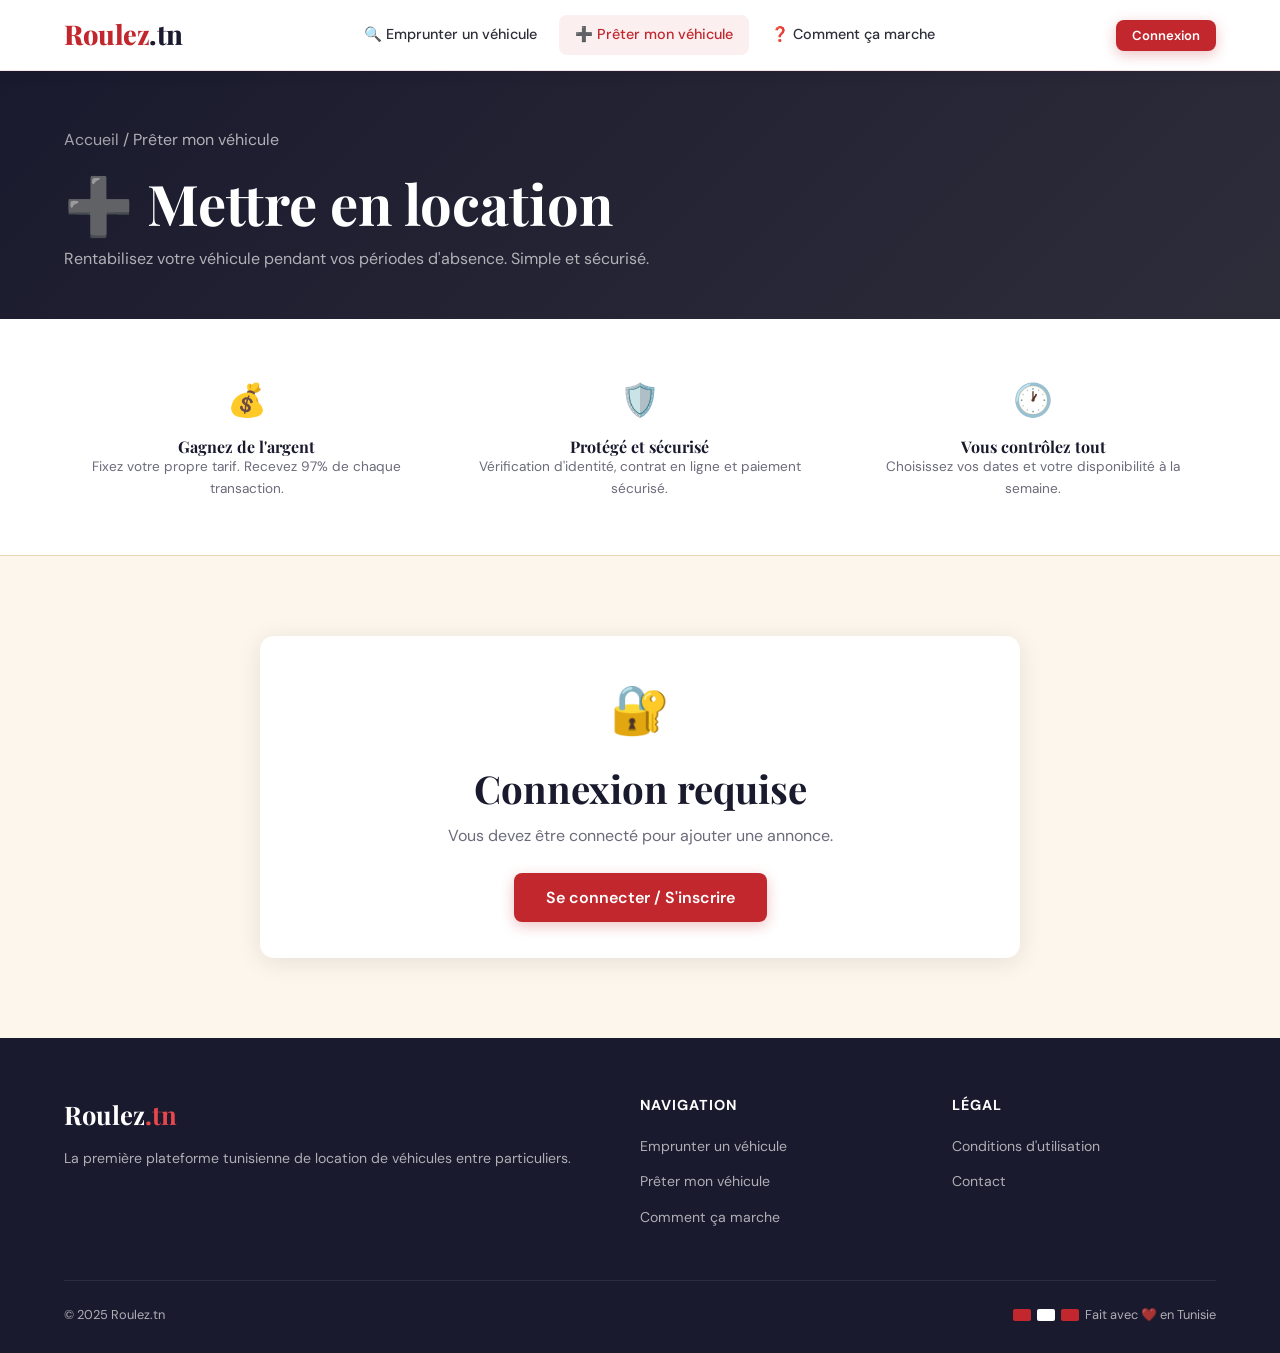
<file: lend.html>
<!DOCTYPE html>
<html lang="fr">
<head>
  <meta charset="UTF-8">
  <meta name="viewport" content="width=device-width, initial-scale=1.0">
  <title>Prêter mon véhicule — Roulez.tn</title>
  <link rel="stylesheet" href="style.css">
  <style>
    .type-selector { display: grid; grid-template-columns: repeat(4, 1fr); gap: 14px; margin-bottom: 8px; }
    .type-option {
      border: 2px solid var(--sand); border-radius: var(--radius-sm);
      padding: 16px 12px; text-align: center; cursor: pointer;
      transition: var(--transition); background: var(--white);
    }
    .type-option:hover { border-color: var(--red); }
    .type-option.selected { border-color: var(--red); background: rgba(193,39,45,0.05); }
    .type-option .type-opt-icon { font-size: 1.8rem; margin-bottom: 6px; }
    .type-option .type-opt-label { font-size: 0.8rem; font-weight: 600; color: var(--charcoal); }
    .upload-area {
      border: 2px dashed var(--sand-dark); border-radius: var(--radius-sm);
      padding: 32px; text-align: center; cursor: pointer;
      transition: var(--transition); background: var(--gray-lt);
    }
    .upload-area:hover, .upload-area.dragover { border-color: var(--red); background: rgba(193,39,45,0.04); }
    .upload-preview { max-height: 180px; border-radius: var(--radius-sm); margin-top: 12px; }
    @media(max-width:600px){ .type-selector{ grid-template-columns: repeat(2,1fr); } }
  </style>
</head>
<body>

<!-- ═══════════════════════ NAV ═══════════════════════ -->
<nav>
  <div class="nav-inner">
    <a href="index.html" class="nav-logo">Roulez<span>.tn</span></a>
    <div class="nav-links">
      <a href="browser.html">🔍 Emprunter un véhicule</a>
      <a href="lend.html">➕ Prêter mon véhicule</a>
      <a href="detail.html">❓ Comment ça marche</a>
    </div>
    <div class="nav-right">
      <span id="nav-user-name" style="display:none"></span>
      <button id="nav-login-btn" class="btn btn-primary btn-sm" onclick="openModal('auth-modal')">Connexion</button>
      <button id="nav-logout-btn" class="btn btn-ghost btn-sm" style="display:none" onclick="logout()">Déconnexion</button>
      <button class="nav-mobile-toggle">☰</button>
    </div>
  </div>
</nav>

<!-- ═══════════════════════ PAGE HEADER ═══════════════════════ -->
<div class="page-header">
  <div class="container">
    <p class="breadcrumb"><a href="index.html">Accueil</a> / Prêter mon véhicule</p>
    <h1>➕ Mettre en location</h1>
    <p>Rentabilisez votre véhicule pendant vos périodes d'absence. Simple et sécurisé.</p>
  </div>
</div>

<!-- ═══════════════════════ BENEFITS ═══════════════════════ -->
<section style="background:var(--white);padding:40px 0;border-bottom:1px solid var(--sand)">
  <div class="container">
    <div class="grid-3">
      <div style="text-align:center;padding:16px">
        <div style="font-size:2rem;margin-bottom:10px">💰</div>
        <h3 style="font-size:1rem">Gagnez de l'argent</h3>
        <p style="font-size:0.85rem;color:var(--gray)">Fixez votre propre tarif. Recevez 97% de chaque transaction.</p>
      </div>
      <div style="text-align:center;padding:16px">
        <div style="font-size:2rem;margin-bottom:10px">🛡️</div>
        <h3 style="font-size:1rem">Protégé et sécurisé</h3>
        <p style="font-size:0.85rem;color:var(--gray)">Vérification d'identité, contrat en ligne et paiement sécurisé.</p>
      </div>
      <div style="text-align:center;padding:16px">
        <div style="font-size:2rem;margin-bottom:10px">🕐</div>
        <h3 style="font-size:1rem">Vous contrôlez tout</h3>
        <p style="font-size:0.85rem;color:var(--gray)">Choisissez vos dates et votre disponibilité à la semaine.</p>
      </div>
    </div>
  </div>
</section>

<!-- ═══════════════════════ FORM ═══════════════════════ -->
<section class="section-pad">
  <div class="container">
    <div style="max-width:760px;margin:0 auto">

      <!-- Must be logged in -->
      <div id="login-required" class="form-section text-center" style="display:none">
        <div style="font-size:3rem;margin-bottom:16px">🔐</div>
        <h2 style="margin-bottom:12px">Connexion requise</h2>
        <p style="color:var(--gray);margin-bottom:24px">Vous devez être connecté pour ajouter une annonce.</p>
        <button class="btn btn-primary btn-lg" onclick="openModal('auth-modal')">Se connecter / S'inscrire</button>
      </div>

      <div id="lend-form-wrap" style="display:none">
        <div class="form-section">
          <h2 class="form-title">Informations du véhicule</h2>

          <!-- Type Selector -->
          <div class="form-group">
            <label class="form-label">Type de véhicule <span class="required">*</span></label>
            <div class="type-selector" id="type-selector">
              <div class="type-option" data-val="car" onclick="selectType(this)">
                <div class="type-opt-icon">🚗</div><div class="type-opt-label">Voiture</div>
              </div>
              <div class="type-option" data-val="motorcycle" onclick="selectType(this)">
                <div class="type-opt-icon">🏍️</div><div class="type-opt-label">Moto</div>
              </div>
              <div class="type-option" data-val="scooter" onclick="selectType(this)">
                <div class="type-opt-icon">🛵</div><div class="type-opt-label">Scooter</div>
              </div>
              <div class="type-option" data-val="bike" onclick="selectType(this)">
                <div class="type-opt-icon">🚲</div><div class="type-opt-label">Vélo</div>
              </div>
            </div>
            <input type="hidden" id="lend-type" name="type">
            <span class="form-error" id="type-error"></span>
          </div>

          <div class="form-row">
            <div class="form-group">
              <label class="form-label" for="lend-brand">Marque <span class="required">*</span></label>
              <input type="text" id="lend-brand" class="form-control" placeholder="Ex: Volkswagen, Yamaha…">
              <span class="form-error"></span>
            </div>
            <div class="form-group">
              <label class="form-label" for="lend-model">Modèle <span class="required">*</span></label>
              <input type="text" id="lend-model" class="form-control" placeholder="Ex: Golf 7, MT-07…">
              <span class="form-error"></span>
            </div>
          </div>

          <div class="form-row">
            <div class="form-group">
              <label class="form-label" for="lend-year">Année <span class="required">*</span></label>
              <input type="number" id="lend-year" class="form-control" placeholder="Ex: 2020" min="1990" max="2025">
              <span class="form-error"></span>
            </div>
            <div class="form-group">
              <label class="form-label" for="lend-city">Ville <span class="required">*</span></label>
              <select id="lend-city" class="form-control">
                <option value="">-- Sélectionnez --</option>
                <option>Tunis</option><option>Sfax</option><option>Sousse</option><option>Monastir</option>
                <option>Bizerte</option><option>Hammamet</option><option>Nabeul</option><option>Gafsa</option>
                <option>Kairouan</option><option>Gabès</option><option>Kasserine</option><option>Jendouba</option>
                <option>Mahdia</option><option>Tozeur</option><option>Djerba</option><option>Ben Arous</option>
                <option>Ariana</option><option>La Marsa</option><option>Sidi Bouzid</option><option>Médenine</option>
                <option>Zaghouan</option><option>Manouba</option><option>Beja</option><option>Kef</option>
              </select>
              <span class="form-error"></span>
            </div>
          </div>

          <div class="form-group">
            <label class="form-label" for="lend-desc">Description <span class="required">*</span></label>
            <textarea id="lend-desc" class="form-control" rows="4" placeholder="Décrivez l'état du véhicule, les équipements inclus (GPS, casque…), les conditions d'utilisation…"></textarea>
            <span class="form-error"></span>
          </div>

          <div class="form-group">
            <label class="form-label">Photo du véhicule</label>
            <div class="upload-area" id="upload-area" onclick="document.getElementById('lend-photo').click()"
                 ondragover="event.preventDefault();this.classList.add('dragover')"
                 ondragleave="this.classList.remove('dragover')"
                 ondrop="handleDrop(event)">
              <div id="upload-placeholder">
                <div style="font-size:2rem;margin-bottom:8px">📷</div>
                <p style="font-weight:600;font-size:0.9rem">Cliquez ou glissez une photo ici</p>
                <p style="font-size:0.78rem;color:var(--gray)">JPG, PNG, WEBP — Max 5MB</p>
              </div>
              <img id="upload-preview" class="upload-preview" style="display:none">
            </div>
            <input type="file" id="lend-photo" name="photo" accept="image/*" style="display:none" onchange="previewPhoto(this)">
          </div>

          <hr style="border:none;border-top:1px solid var(--sand);margin:28px 0">
          <h2 class="form-title">Disponibilité & Tarif</h2>

          <div class="form-row">
            <div class="form-group">
              <label class="form-label" for="lend-from">Disponible à partir du <span class="required">*</span></label>
              <input type="date" id="lend-from" class="form-control">
              <span class="form-error"></span>
            </div>
            <div class="form-group">
              <label class="form-label" for="lend-to">Disponible jusqu'au <span class="required">*</span></label>
              <input type="date" id="lend-to" class="form-control">
              <span class="form-error"></span>
            </div>
          </div>

          <div class="form-group">
            <label class="form-label" for="lend-price">Prix par jour (DT) <span class="required">*</span></label>
            <input type="number" id="lend-price" class="form-control" placeholder="Ex: 75" min="1" step="0.5" oninput="updateEarnings()">
            <span class="form-error"></span>
            <div class="form-hint" id="earnings-hint"></div>
          </div>

          <div style="background:var(--cream);border:1px solid var(--sand);border-radius:var(--radius-sm);padding:16px;font-size:0.82rem;color:var(--gray);margin-bottom:24px">
            <strong style="color:var(--charcoal)">ℹ️ Comment ça marche ?</strong><br>
            Roulez.tn prélève <strong style="color:var(--red)">3%</strong> de commission sur chaque transaction. Le reste (97%) vous revient directement.
          </div>

          <button class="btn btn-primary btn-lg btn-block" id="lend-submit-btn" onclick="submitLend()">
            📤 Publier mon annonce
          </button>
        </div>
      </div>
    </div>
  </div>
</section>

<section id="my-machines-section" class="section-pad" style="display:none; background:var(--white); border-top:1px solid var(--sand);">
  <div class="container">
    <div style="max-width:900px;margin:0 auto">
      <h2 style="margin-bottom:18px">Mes véhicules à prêter</h2>
      <div id="my-machines-empty" style="color:var(--gray);padding:18px 0;">Chargement de vos annonces...</div>
      <div id="my-machines-list"></div>
    </div>
  </div>
</section>

<!-- ═══════════════════════ FOOTER ═══════════════════════ -->
<footer>
  <div class="container">
    <div class="footer-grid">
      <div>
        <div class="footer-logo">Roulez<em>.tn</em></div>
        <p class="footer-desc">La première plateforme tunisienne de location de véhicules entre particuliers.</p>
      </div>
      <div>
        <div class="footer-heading">Navigation</div>
        <ul class="footer-links">
          <li><a href="browser.html">Emprunter un véhicule</a></li>
          <li><a href="lend.html">Prêter mon véhicule</a></li>
          <li><a href="detail.html">Comment ça marche</a></li>
        </ul>
      </div>
      <div>
        <div class="footer-heading">Légal</div>
        <ul class="footer-links">
          <li><a href="#">Conditions d'utilisation</a></li>
          <li><a href="#">Contact</a></li>
        </ul>
      </div>
    </div>
    <div class="footer-bottom">
      <span>© 2025 Roulez.tn</span>
      <span class="tunisia-flag">
        <span class="flag-bar flag-red"></span><span class="flag-bar flag-white"></span><span class="flag-bar flag-red"></span>
        Fait avec ❤️ en Tunisie
      </span>
    </div>
  </div>
</footer>

<!-- AUTH MODAL -->
<div id="auth-modal" class="modal-overlay">
  <div class="modal">
    <div class="modal-header">
      <h3>Mon Compte</h3>
      <button class="modal-close" onclick="closeModal('auth-modal')">✕</button>
    </div>
    <div class="modal-body">
      <div class="auth-tabs">
        <div class="auth-tab active" data-tab="login">Se connecter</div>
        <div class="auth-tab" data-tab="register">S'inscrire</div>
      </div>
      <div id="login-panel" class="auth-panel">
        <form id="login-form" novalidate>
          <div class="form-group">
            <label class="form-label" for="login-email">Email <span class="required">*</span></label>
            <input type="email" id="login-email" name="email" class="form-control" placeholder="votre@email.com">
            <span class="form-error"></span>
          </div>
          <div class="form-group">
            <label class="form-label" for="login-password">Mot de passe <span class="required">*</span></label>
            <input type="password" id="login-password" name="password" class="form-control" placeholder="••••••••">
            <span class="form-error"></span>
          </div>
          <button type="submit" class="btn btn-primary btn-block">Se connecter</button>
        </form>
      </div>
      <div id="register-panel" class="auth-panel hidden">
        <form id="register-form" novalidate>
          <div class="form-row">
            <div class="form-group">
              <label class="form-label" for="reg-name">Nom complet <span class="required">*</span></label>
              <input type="text" id="reg-name" name="full_name" class="form-control" placeholder="Ahmed Ben Salah">
              <span class="form-error"></span>
            </div>
            <div class="form-group">
              <label class="form-label" for="reg-cin">CIN <span class="required">*</span></label>
              <input type="text" id="reg-cin" name="cin" class="form-control" placeholder="08123456">
              <span class="form-error"></span>
            </div>
          </div>
          <div class="form-group">
            <label class="form-label" for="reg-email">Email <span class="required">*</span></label>
            <input type="email" id="reg-email" name="email" class="form-control" placeholder="votre@email.com">
            <span class="form-error"></span>
          </div>
          <div class="form-group">
            <label class="form-label" for="reg-phone">Téléphone <span class="required">*</span></label>
            <input type="tel" id="reg-phone" name="phone" class="form-control" placeholder="+216 XX XXX XXX">
            <span class="form-error"></span>
          </div>
          <div class="form-group">
            <label class="form-label" for="reg-password">Mot de passe <span class="required">*</span></label>
            <input type="password" id="reg-password" name="password" class="form-control" placeholder="Minimum 6 caractères">
            <span class="form-error"></span>
          </div>
          <button type="submit" class="btn btn-primary btn-block">S'inscrire gratuitement</button>
        </form>
      </div>
    </div>
  </div>
</div>

<script src="main.js"></script>
<script>
  // Show/hide form based on login state after checkAuthState resolves
  const origUpdateNav = window.updateNavUI || function(){};

  function showForm() {
    document.getElementById('login-required').style.display = 'none';
    document.getElementById('lend-form-wrap').style.display  = 'block';
  }
  function showLoginRequired() {
    document.getElementById('login-required').style.display = 'block';
    document.getElementById('lend-form-wrap').style.display  = 'none';
  }

  let selectedType = '';

  function selectType(el) {
    document.querySelectorAll('.type-option').forEach(o => o.classList.remove('selected'));
    el.classList.add('selected');
    selectedType = el.dataset.val;
    document.getElementById('lend-type').value = selectedType;
    document.getElementById('type-error').classList.remove('visible');
  }

  function previewPhoto(input) {
    const file = input.files[0];
    if (!file) return;
    const reader = new FileReader();
    reader.onload = e => {
      document.getElementById('upload-placeholder').style.display = 'none';
      const preview = document.getElementById('upload-preview');
      preview.src = e.target.result;
      preview.style.display = 'block';
    };
    reader.readAsDataURL(file);
  }

  function handleDrop(e) {
    e.preventDefault();
    document.getElementById('upload-area').classList.remove('dragover');
    const file = e.dataTransfer.files[0];
    if (file && file.type.startsWith('image/')) {
      const input = document.getElementById('lend-photo');
      const dt = new DataTransfer();
      dt.items.add(file);
      input.files = dt.files;
      previewPhoto(input);
    }
  }

  function updateEarnings() {
    const price = parseFloat(document.getElementById('lend-price').value);
    const hint  = document.getElementById('earnings-hint');
    if (!price || price <= 0) { hint.textContent = ''; return; }
    const earnings = (price * 0.97).toFixed(2);
    hint.textContent = `✅ Vous recevrez ${earnings} DT par jour (après commission de 3%).`;
  }

  function submitLend() {
    if (!currentUser) { openModal('auth-modal'); return; }

    // Validate type
    let valid = true;
    if (!selectedType) {
      document.getElementById('type-error').textContent = 'Veuillez choisir un type de véhicule.';
      document.getElementById('type-error').classList.add('visible');
      valid = false;
    }

    // Validate fields
    const fields = [
      { id: 'lend-brand', rules: { required: true } },
      { id: 'lend-model', rules: { required: true } },
      { id: 'lend-year',  rules: { required: true, min: 1990 } },
      { id: 'lend-city',  rules: { required: true } },
      { id: 'lend-desc',  rules: { required: true, minLength: 20 } },
      { id: 'lend-from',  rules: { required: true } },
      { id: 'lend-to',    rules: { required: true } },
      { id: 'lend-price', rules: { required: true, min: 1 } },
    ];
    fields.forEach(f => {
      const el = document.getElementById(f.id);
      if (el) valid = validateField(el, f.rules) && valid;
    });

    const from = document.getElementById('lend-from').value;
    const to   = document.getElementById('lend-to').value;
    if (from && to && from >= to) {
      document.querySelector('#lend-to + .form-error').textContent = 'La date de fin doit être après la date de début.';
      document.querySelector('#lend-to + .form-error').classList.add('visible');
      valid = false;
    }
    if (!valid) { showToast('Veuillez corriger les erreurs dans le formulaire.', 'error'); return; }

    const btn = document.getElementById('lend-submit-btn');
    btn.innerHTML = '<span class="spinner"></span> Publication en cours…';
    btn.disabled  = true;

    const formData = new FormData();
    formData.append('action',        'add');
    formData.append('type',          selectedType);
    formData.append('brand',         document.getElementById('lend-brand').value);
    formData.append('model',         document.getElementById('lend-model').value);
    formData.append('year',          document.getElementById('lend-year').value);
    formData.append('city',          document.getElementById('lend-city').value);
    formData.append('description',   document.getElementById('lend-desc').value);
    formData.append('available_from',document.getElementById('lend-from').value);
    formData.append('available_to',  document.getElementById('lend-to').value);
    formData.append('price_per_day', document.getElementById('lend-price').value);
    const photoFile = document.getElementById('lend-photo').files[0];
    if (photoFile) formData.append('photo', photoFile);

    fetch('machines.php', { method: 'POST', body: formData })
      .then(r => r.text())
      .then(text => {
        let data;
        try {
          data = JSON.parse(text);
        } catch (err) {
          throw new Error(text || 'Réponse serveur invalide.');
        }
        return data;
      })
      .then(data => {
        btn.innerHTML = '📤 Publier mon annonce';
        btn.disabled  = false;
        if (data.success) {
          showToast(data.message, 'success');
          loadMyMachines();
          setTimeout(() => window.location.href = `detail.html?id=${data.id}`, 1200);
        } else {
          showToast(data.message || 'Erreur lors de la publication.', 'error');
        }
      })
      .catch(err => {
        btn.innerHTML = '📤 Publier mon annonce';
        btn.disabled = false;
        showToast(err.message || 'Erreur réseau.', 'error');
      });
  }

  function loadMyMachines() {
    if (!currentUser) return;
    fetch('machines.php?action=my_machines')
      .then(r => r.json())
      .then(data => {
        if (!data.success) {
          renderMyMachines([],'Impossible de charger vos annonces.');
          return;
        }
        renderMyMachines(data.machines || []);
      })
      .catch(() => {
        renderMyMachines([],'Erreur de chargement de vos annonces.');
      });
  }

  function renderMyMachines(machines, errorMessage = '') {
    const section = document.getElementById('my-machines-section');
    const list = document.getElementById('my-machines-list');
    const empty = document.getElementById('my-machines-empty');
    if (!section || !list || !empty) return;

    if (errorMessage) {
      section.style.display = 'block';
      list.innerHTML = '';
      empty.textContent = errorMessage;
      empty.style.display = 'block';
      return;
    }

    if (!machines.length) {
      section.style.display = 'block';
      list.innerHTML = '';
      empty.textContent = 'Vous n\'avez pas encore de véhicule à prêter. Ajoutez votre première annonce ci-dessus.';
      empty.style.display = 'block';
      return;
    }

    section.style.display = 'block';
    empty.style.display = 'none';
    list.innerHTML = machines.map(m => {
      return `<article class="card card-small" style="margin-bottom:16px">
        <div class="card-img" style="background:#f8f4f0;border-radius:16px;overflow:hidden;min-height:140px;display:flex;align-items:center;justify-content:center;">
          ${m.photo ? `<img src="uploads/${m.photo}" alt="${m.brand} ${m.model}" style="width:100%;height:100%;object-fit:cover">` : `<div style="font-size:2.5rem">🚗</div>`}
        </div>
        <div style="padding:16px">
          <h3 style="margin:0 0 8px;font-size:1rem">${m.brand} ${m.model}</h3>
          <p style="margin:0 0 8px;color:#666;font-size:.9rem">${m.type} • ${m.city} • ${m.year}</p>
          <p style="margin:0 0 12px;color:#333;font-size:.95rem"><strong>${parseFloat(m.price_per_day).toFixed(2)} DT / jour</strong></p>
          <p style="margin:0 0 12px;color:#666;font-size:.85rem">Disponible du ${m.available_from} au ${m.available_to}</p>
          <a href="detail.html?id=${m.id}" class="btn btn-outline" style="font-size:.9rem">Voir le détail</a>
        </div>
      </article>`;
    }).join('');
  }

  document.addEventListener('DOMContentLoaded', () => {
    checkAuthState().then(() => { // Wait for checkAuthState to resolve
      if (currentUser) { // Now currentUser is reliably set
        showForm();
        loadMyMachines();
      } else {
        showLoginRequired();
      }
    });
  });
</script>
</body>
</html>
</file>
<file: style.css>
/* ============================================
   ROULEZ.TN - External Stylesheet
   Tunisian-inspired warm & modern design
   ============================================ */

@import url('https://fonts.googleapis.com/css2?family=Playfair+Display:wght@700;800&family=DM+Sans:wght@300;400;500;600&display=swap');

/* ── CSS Variables ── */
:root {
  --red:       #C1272D;
  --red-dark:  #9B1D22;
  --red-light: #E8474D;
  --cream:     #FDF6EC;
  --sand:      #E8D5B5;
  --sand-dark: #C9B48A;
  --charcoal:  #1A1A2E;
  --dark:      #2D2D3A;
  --gray:      #6B6B7B;
  --gray-lt:   #F0EDE8;
  --white:     #FFFFFF;
  --shadow:    0 4px 24px rgba(26,26,46,0.10);
  --shadow-lg: 0 12px 48px rgba(26,26,46,0.16);
  --radius:    14px;
  --radius-sm: 8px;
  --transition: all 0.25s cubic-bezier(.4,0,.2,1);
}

/* ── Reset & Base ── */
*, *::before, *::after { box-sizing: border-box; margin: 0; padding: 0; }
html { scroll-behavior: smooth; }
body {
  font-family: 'DM Sans', sans-serif;
  background: var(--cream);
  color: var(--charcoal);
  min-height: 100vh;
  line-height: 1.6;
}

a { text-decoration: none; color: inherit; }
img { max-width: 100%; height: auto; display: block; }
button { cursor: pointer; border: none; font-family: inherit; }
input, select, textarea { font-family: inherit; }

/* ── Typography ── */
h1, h2, h3 { font-family: 'Playfair Display', serif; line-height: 1.2; }
h1 { font-size: clamp(2rem, 5vw, 3.5rem); }
h2 { font-size: clamp(1.5rem, 3vw, 2.4rem); }
h3 { font-size: 1.3rem; }

/* ── Layout Utilities ── */
.container { max-width: 1200px; margin: 0 auto; padding: 0 24px; }
.section-pad { padding: 80px 0; }
.flex { display: flex; }
.flex-center { display: flex; align-items: center; justify-content: center; }
.grid-2 { display: grid; grid-template-columns: repeat(2, 1fr); gap: 32px; }
.grid-3 { display: grid; grid-template-columns: repeat(3, 1fr); gap: 28px; }
.grid-4 { display: grid; grid-template-columns: repeat(4, 1fr); gap: 20px; }
.text-center { text-align: center; }
.hidden { display: none !important; }

/* ── NAV ── */
nav {
  position: sticky; top: 0; z-index: 1000;
  background: var(--white);
  border-bottom: 1px solid rgba(193,39,45,0.12);
  box-shadow: 0 2px 16px rgba(26,26,46,0.07);
}
.nav-inner {
  display: flex; align-items: center; justify-content: space-between;
  padding: 0 24px; height: 70px; max-width: 1200px; margin: 0 auto;
}
.nav-logo {
  font-family: 'Playfair Display', serif;
  font-size: 1.7rem; font-weight: 800;
  color: var(--red);
  letter-spacing: -0.5px;
}
.nav-logo span { color: var(--charcoal); }
.nav-links { display: flex; align-items: center; gap: 6px; }
.nav-links a {
  padding: 8px 16px; border-radius: var(--radius-sm);
  font-size: 0.9rem; font-weight: 500; color: var(--dark);
  transition: var(--transition);
}
.nav-links a:hover { background: var(--gray-lt); color: var(--red); }
.nav-links a.active { color: var(--red); background: rgba(193,39,45,0.07); }
.nav-right { display: flex; align-items: center; gap: 12px; }
#nav-user-name { font-weight: 600; font-size: 0.9rem; color: var(--red); }
.nav-mobile-toggle { display: none; background: none; font-size: 1.4rem; color: var(--charcoal); }

/* ── Buttons ── */
.btn {
  display: inline-flex; align-items: center; gap: 8px;
  padding: 11px 24px; border-radius: var(--radius-sm);
  font-weight: 600; font-size: 0.92rem;
  transition: var(--transition); cursor: pointer;
}
.btn-primary {
  background: var(--red); color: var(--white);
  box-shadow: 0 4px 14px rgba(193,39,45,0.28);
}
.btn-primary:hover {
  background: var(--red-dark);
  transform: translateY(-1px);
  box-shadow: 0 6px 20px rgba(193,39,45,0.36);
}
.btn-outline {
  background: transparent; color: var(--red);
  border: 2px solid var(--red);
}
.btn-outline:hover { background: var(--red); color: var(--white); }
.btn-ghost {
  background: transparent; color: var(--gray);
  border: 1px solid var(--sand-dark);
}
.btn-ghost:hover { background: var(--gray-lt); color: var(--charcoal); }
.btn-sm { padding: 7px 16px; font-size: 0.82rem; }
.btn-lg { padding: 14px 32px; font-size: 1rem; }
.btn-block { width: 100%; justify-content: center; }

/* ── Hero ── */
.hero {
  position: relative; overflow: hidden;
  background: linear-gradient(135deg, var(--charcoal) 0%, var(--dark) 60%, #3D1A1C 100%);
  color: var(--white); padding: 100px 0 80px;
}
.hero::before {
  content: '';
  position: absolute; inset: 0;
  background: url("data:image/svg+xml,%3Csvg width='60' height='60' viewBox='0 0 60 60' xmlns='http://www.w3.org/2000/svg'%3E%3Cg fill='none' fill-rule='evenodd'%3E%3Cg fill='%23C1272D' fill-opacity='0.06'%3E%3Cpath d='M36 34v-4h-2v4h-4v2h4v4h2v-4h4v-2h-4zm0-30V0h-2v4h-4v2h4v4h2V6h4V4h-4zM6 34v-4H4v4H0v2h4v4h2v-4h4v-2H6zM6 4V0H4v4H0v2h4v4h2V6h4V4H6z'/%3E%3C/g%3E%3C/g%3E%3C/svg%3E");
}
.hero-content { position: relative; z-index: 1; }
.hero-badge {
  display: inline-block; padding: 5px 14px; border-radius: 100px;
  background: rgba(193,39,45,0.2); border: 1px solid rgba(193,39,45,0.4);
  font-size: 0.8rem; font-weight: 600; color: #FF9FA2;
  margin-bottom: 24px; letter-spacing: 1px; text-transform: uppercase;
}
.hero h1 { margin-bottom: 20px; }
.hero h1 em { color: var(--red-light); font-style: normal; }
.hero p { font-size: 1.1rem; color: rgba(255,255,255,0.75); max-width: 560px; margin-bottom: 36px; }
.hero-actions { display: flex; gap: 14px; flex-wrap: wrap; }
.hero-stats {
  display: flex; gap: 40px; margin-top: 56px;
  padding-top: 40px; border-top: 1px solid rgba(255,255,255,0.1);
}
.stat-item { text-align: center; }
.stat-num { font-family: 'Playfair Display', serif; font-size: 2rem; font-weight: 700; color: var(--red-light); }
.stat-label { font-size: 0.82rem; color: rgba(255,255,255,0.55); margin-top: 2px; }

/* ── Search Bar ── */
.search-section { background: var(--white); padding: 36px 0; border-bottom: 1px solid var(--sand); }
.search-box {
  background: var(--gray-lt); border-radius: var(--radius);
  padding: 8px 8px 8px 20px;
  display: flex; align-items: center; gap: 12px;
  border: 2px solid transparent; transition: var(--transition);
}
.search-box:focus-within { border-color: var(--red); background: var(--white); }
.search-box input {
  flex: 1; border: none; background: none; font-size: 0.95rem;
  color: var(--charcoal); outline: none;
}
.search-box input::placeholder { color: var(--gray); }
.search-icon { color: var(--gray); font-size: 1rem; }

/* ── Category Tabs ── */
.cat-tabs { display: flex; gap: 10px; margin-top: 20px; flex-wrap: wrap; }
.cat-tab {
  display: flex; align-items: center; gap: 8px;
  padding: 9px 20px; border-radius: 100px;
  border: 2px solid var(--sand); background: var(--white);
  font-weight: 500; font-size: 0.88rem; color: var(--gray);
  cursor: pointer; transition: var(--transition);
}
.cat-tab:hover { border-color: var(--red); color: var(--red); }
.cat-tab.active { border-color: var(--red); background: var(--red); color: var(--white); }
.cat-tab .cat-icon { font-size: 1.1rem; }

/* ── Cards ── */
.card {
  background: var(--white); border-radius: var(--radius);
  box-shadow: var(--shadow); overflow: hidden;
  transition: var(--transition);
}
.card:hover { transform: translateY(-4px); box-shadow: var(--shadow-lg); }

.machine-card .card-img {
  height: 200px; overflow: hidden;
  background: linear-gradient(135deg, var(--sand) 0%, var(--sand-dark) 100%);
  display: flex; align-items: center; justify-content: center;
  position: relative;
}
.machine-card .card-img img {
  width: 100%; height: 100%; object-fit: cover;
}
.machine-card .card-img .img-placeholder {
  font-size: 4rem; opacity: 0.5;
}
.card-type-badge {
  position: absolute; top: 12px; left: 12px;
  padding: 4px 10px; border-radius: 100px;
  background: var(--red); color: var(--white);
  font-size: 0.72rem; font-weight: 700; letter-spacing: 0.5px;
  text-transform: uppercase;
}
.card-body { padding: 20px; }
.card-title { font-size: 1.1rem; font-weight: 700; margin-bottom: 6px; }
.card-city { font-size: 0.82rem; color: var(--gray); margin-bottom: 10px; }
.card-city::before { content: '📍 '; }
.card-dates { font-size: 0.8rem; color: var(--gray); margin-bottom: 14px; }
.card-footer {
  display: flex; align-items: center; justify-content: space-between;
  padding-top: 14px; border-top: 1px solid var(--gray-lt);
}
.card-price { font-family: 'Playfair Display', serif; font-size: 1.3rem; color: var(--red); font-weight: 700; }
.card-price span { font-family: 'DM Sans', sans-serif; font-size: 0.75rem; color: var(--gray); font-weight: 400; }

/* ── Forms ── */
.form-section { background: var(--white); border-radius: var(--radius); box-shadow: var(--shadow); padding: 36px; }
.form-title { margin-bottom: 28px; }
.form-group { margin-bottom: 22px; }
.form-label {
  display: block; font-size: 0.85rem; font-weight: 600;
  color: var(--dark); margin-bottom: 6px;
}
.form-label .required { color: var(--red); margin-left: 3px; }
.form-control {
  width: 100%; padding: 11px 14px;
  border: 2px solid var(--sand); border-radius: var(--radius-sm);
  font-size: 0.92rem; color: var(--charcoal);
  background: var(--white); transition: var(--transition);
  outline: none;
}
.form-control:focus { border-color: var(--red); }
.form-control.error { border-color: #E53E3E; }
.form-control::placeholder { color: var(--gray); }
.form-row { display: grid; grid-template-columns: repeat(2, 1fr); gap: 16px; }
.form-error {
  display: block; font-size: 0.78rem; color: #E53E3E;
  margin-top: 4px; display: none;
}
.form-error.visible { display: block; }
.form-hint { font-size: 0.78rem; color: var(--gray); margin-top: 4px; }

/* ── Tabs (Auth) ── */
.auth-tabs { display: flex; border-bottom: 2px solid var(--sand); margin-bottom: 28px; }
.auth-tab {
  flex: 1; padding: 12px; text-align: center;
  font-weight: 600; font-size: 0.92rem; color: var(--gray);
  cursor: pointer; transition: var(--transition);
  border-bottom: 3px solid transparent; margin-bottom: -2px;
}
.auth-tab.active { color: var(--red); border-bottom-color: var(--red); }

/* ── Modal ── */
.modal-overlay {
  position: fixed; inset: 0; z-index: 2000;
  background: rgba(26,26,46,0.55); backdrop-filter: blur(4px);
  display: flex; align-items: center; justify-content: center;
  padding: 24px; opacity: 0; visibility: hidden; transition: var(--transition);
}
.modal-overlay.open { opacity: 1; visibility: visible; }
.modal {
  background: var(--white); border-radius: var(--radius);
  box-shadow: var(--shadow-lg); width: 100%; max-width: 560px;
  max-height: 90vh; overflow-y: auto;
  transform: scale(0.95) translateY(20px); transition: var(--transition);
}
.modal-overlay.open .modal { transform: scale(1) translateY(0); }
.modal-header {
  display: flex; align-items: center; justify-content: space-between;
  padding: 24px 28px 0;
}
.modal-close {
  background: var(--gray-lt); border: none; border-radius: 50%;
  width: 32px; height: 32px; font-size: 1.1rem; cursor: pointer;
  display: flex; align-items: center; justify-content: center;
  transition: var(--transition);
}
.modal-close:hover { background: var(--red); color: var(--white); }
.modal-body { padding: 24px 28px 28px; }

/* ── Steps / How It Works ── */
.step-card {
  background: var(--white); border-radius: var(--radius);
  padding: 32px 24px; text-align: center; box-shadow: var(--shadow);
  position: relative; overflow: hidden;
}
.step-card::before {
  content: attr(data-step);
  position: absolute; top: -10px; right: 16px;
  font-family: 'Playfair Display', serif;
  font-size: 5rem; font-weight: 700; color: rgba(193,39,45,0.05);
  line-height: 1;
}
.step-icon {
  width: 64px; height: 64px; border-radius: 50%;
  background: rgba(193,39,45,0.08);
  display: flex; align-items: center; justify-content: center;
  margin: 0 auto 20px; font-size: 1.8rem;
}
.step-card h3 { margin-bottom: 10px; }
.step-card p { color: var(--gray); font-size: 0.9rem; }

/* ── Alert / Toast ── */
.toast {
  position: fixed; bottom: 24px; right: 24px; z-index: 9999;
  padding: 14px 20px; border-radius: var(--radius-sm);
  font-weight: 600; font-size: 0.9rem;
  box-shadow: var(--shadow-lg); max-width: 340px;
  transform: translateY(80px); opacity: 0;
  transition: var(--transition); pointer-events: none;
}
.toast.show { transform: translateY(0); opacity: 1; pointer-events: auto; }
.toast.success { background: #2D7D46; color: var(--white); }
.toast.error   { background: #C53030; color: var(--white); }
.toast.info    { background: var(--charcoal); color: var(--white); }

/* ── Page Header ── */
.page-header {
  background: linear-gradient(135deg, var(--charcoal), var(--dark));
  color: var(--white); padding: 56px 0 48px;
}
.page-header h1 { margin-bottom: 10px; }
.page-header p { color: rgba(255,255,255,0.65); font-size: 1rem; }
.breadcrumb { font-size: 0.82rem; color: rgba(255,255,255,0.4); margin-bottom: 16px; }
.breadcrumb a { color: rgba(255,255,255,0.6); }
.breadcrumb a:hover { color: var(--red-light); }

/* ── Machine Detail ── */
.detail-img {
  height: 360px; border-radius: var(--radius);
  overflow: hidden; background: var(--sand);
  display: flex; align-items: center; justify-content: center;
}
.detail-img img { width: 100%; height: 100%; object-fit: cover; }
.detail-img .placeholder-icon { font-size: 6rem; opacity: 0.4; }
.spec-grid { display: grid; grid-template-columns: repeat(2, 1fr); gap: 12px; margin: 20px 0; }
.spec-item {
  background: var(--gray-lt); border-radius: var(--radius-sm);
  padding: 12px 16px;
}
.spec-label { font-size: 0.75rem; color: var(--gray); text-transform: uppercase; letter-spacing: 0.5px; }
.spec-value { font-weight: 700; font-size: 0.95rem; margin-top: 2px; }

/* ── Booking Summary ── */
.booking-summary {
  background: var(--cream); border: 1px solid var(--sand);
  border-radius: var(--radius-sm); padding: 20px; margin-bottom: 24px;
}
.summary-row {
  display: flex; justify-content: space-between;
  font-size: 0.9rem; padding: 6px 0; color: var(--gray);
}
.summary-row.total {
  border-top: 2px solid var(--sand-dark); margin-top: 8px; padding-top: 12px;
  font-size: 1rem; font-weight: 700; color: var(--charcoal);
}
.summary-row.fee { color: var(--red); font-size: 0.82rem; }

/* ── Credit Card Input ── */
.card-input-visual {
  background: linear-gradient(135deg, var(--charcoal), #2D4A7A);
  border-radius: var(--radius); padding: 24px; color: var(--white); margin-bottom: 20px;
}
.card-input-visual .card-num-display {
  font-size: 1.2rem; letter-spacing: 4px; margin: 14px 0;
  font-family: 'Courier New', monospace;
}
.card-input-visual .card-meta { display: flex; justify-content: space-between; font-size: 0.75rem; opacity: 0.6; }

/* ── Spinner ── */
.spinner {
  display: inline-block; width: 18px; height: 18px;
  border: 3px solid rgba(255,255,255,0.3); border-top-color: #fff;
  border-radius: 50%; animation: spin 0.7s linear infinite;
}
@keyframes spin { to { transform: rotate(360deg); } }

/* ── Footer ── */
footer {
  background: var(--charcoal); color: rgba(255,255,255,0.65);
  padding: 56px 0 28px;
}
.footer-grid {
  display: grid; grid-template-columns: 2fr 1fr 1fr;
  gap: 48px; margin-bottom: 40px;
}
.footer-logo {
  font-family: 'Playfair Display', serif; font-size: 1.6rem;
  font-weight: 700; color: var(--white); margin-bottom: 12px;
}
.footer-logo em { color: var(--red-light); font-style: normal; }
.footer-desc { font-size: 0.88rem; line-height: 1.7; }
.footer-heading { color: var(--white); font-weight: 700; font-size: 0.9rem; margin-bottom: 16px; text-transform: uppercase; letter-spacing: 1px; }
.footer-links { list-style: none; }
.footer-links li { margin-bottom: 10px; }
.footer-links a { font-size: 0.88rem; transition: var(--transition); }
.footer-links a:hover { color: var(--red-light); }
.footer-bottom {
  border-top: 1px solid rgba(255,255,255,0.08); padding-top: 24px;
  display: flex; justify-content: space-between; font-size: 0.8rem;
}
.tunisia-flag { display: inline-flex; gap: 6px; align-items: center; }
.flag-bar { width: 18px; height: 12px; border-radius: 2px; }
.flag-red { background: var(--red); }
.flag-white { background: #fff; }

/* ── Results count ── */
.results-bar {
  display: flex; align-items: center; justify-content: space-between;
  margin-bottom: 24px; flex-wrap: wrap; gap: 12px;
}
.results-count { font-size: 0.88rem; color: var(--gray); }
.results-count strong { color: var(--charcoal); }

/* ── Empty State ── */
.empty-state {
  text-align: center; padding: 80px 20px; color: var(--gray);
}
.empty-state .empty-icon { font-size: 4rem; margin-bottom: 20px; opacity: 0.4; }
.empty-state h3 { font-size: 1.2rem; margin-bottom: 8px; color: var(--charcoal); }

/* ── Loading Overlay ── */
.loading-overlay {
  display: flex; align-items: center; justify-content: center;
  padding: 60px; gap: 14px; color: var(--gray);
}
.loading-overlay .spinner {
  border-color: rgba(193,39,45,0.2); border-top-color: var(--red);
  width: 28px; height: 28px;
}

/* ── Responsive ── */
@media (max-width: 900px) {
  .grid-3, .grid-4 { grid-template-columns: repeat(2, 1fr); }
  .footer-grid { grid-template-columns: 1fr 1fr; }
}
@media (max-width: 640px) {
  .grid-2, .grid-3, .grid-4 { grid-template-columns: 1fr; }
  .form-row { grid-template-columns: 1fr; }
  .hero { padding: 60px 0 50px; }
  .hero-stats { gap: 24px; flex-wrap: wrap; }
  .nav-links { display: none; flex-direction: column; }
  .nav-links.open { display: flex; }
  .nav-mobile-toggle { display: block; }
  .footer-grid { grid-template-columns: 1fr; gap: 28px; }
  .spec-grid { grid-template-columns: 1fr; }
}
</file>
